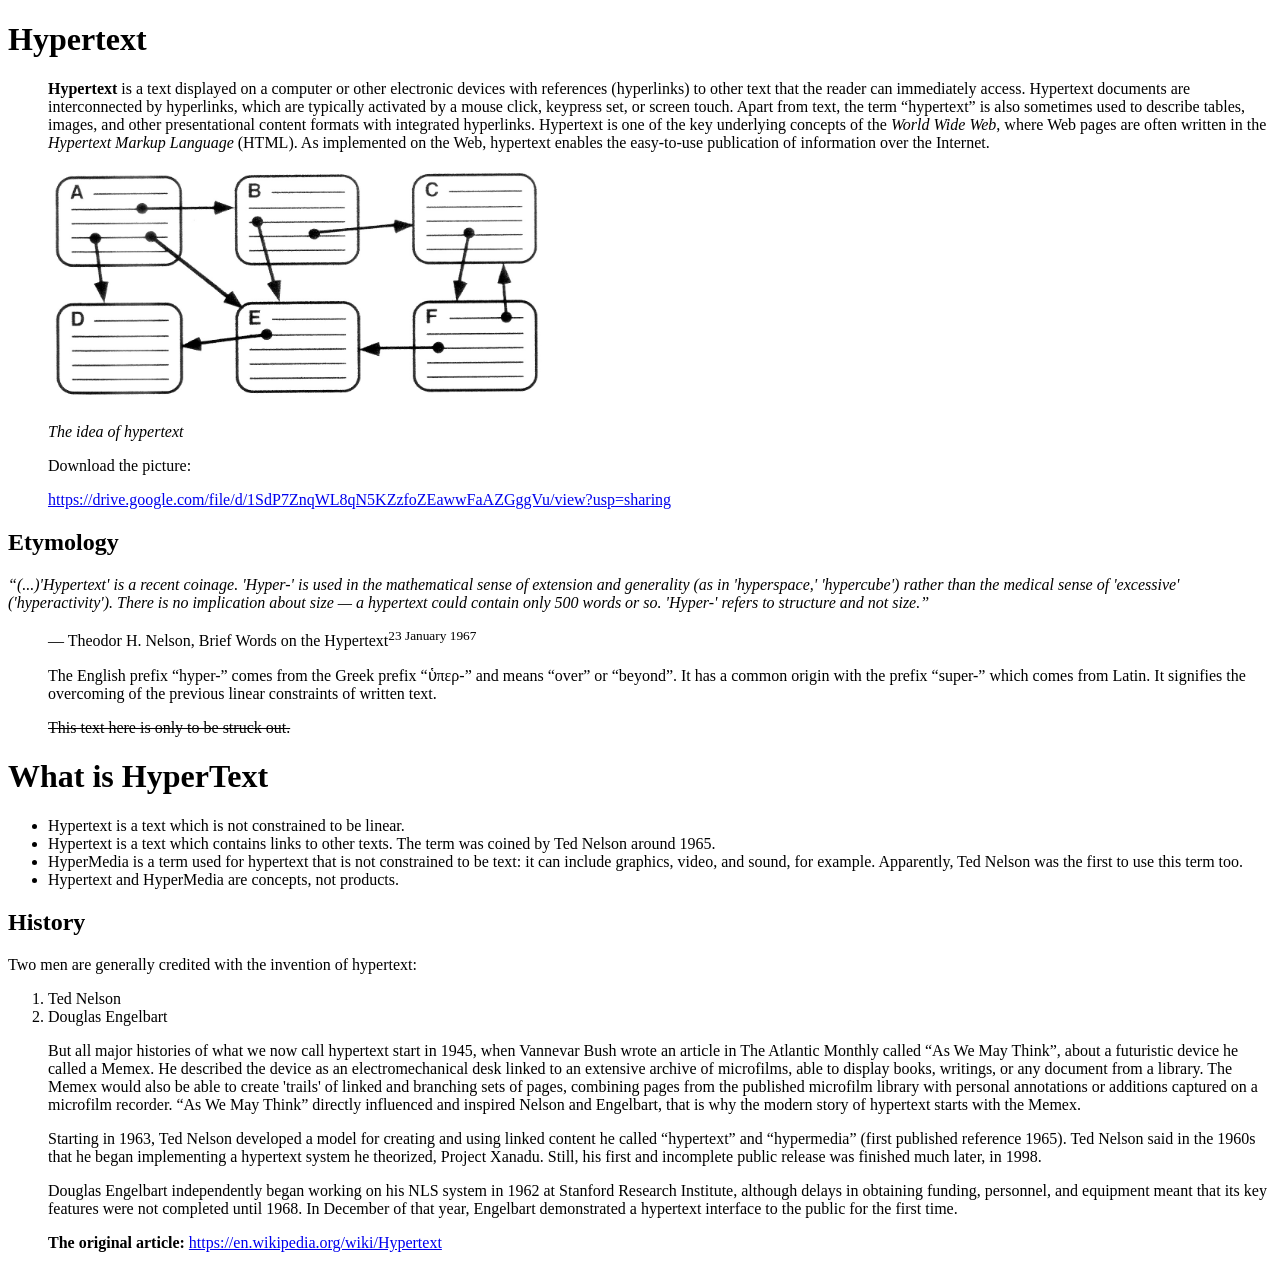
<file: web_less1/index.html>
<!DOCTYPE html>
<html lang="en">
<head>
    <meta charset="UTF-8">
    <title>WEB_Lesson1</title>

</head>
<body>
<h1>Hypertext</h1>
<ul>
    <p1><b>Hypertext</b> is a text displayed on a computer or other electronic devices with references
    (hyperlinks) to other text that the reader can immediately access. Hypertext documents are
    interconnected by hyperlinks, which are typically activated by a mouse click, keypress set, or
    screen touch. Apart from text, the term “hypertext” is also sometimes used to describe tables,
    images, and other presentational content formats with integrated hyperlinks. Hypertext is one of
    the key underlying concepts of the <i>World Wide Web</i>, where Web pages are often written in the
    <i>Hypertext Markup Language</i> (HTML). As implemented on the Web, hypertext enables the
    easy-to-use publication of information over the Internet.</p1>
</ul>
    <figure><img src = 'img/hypertext1.jpg' width = "500"></figure>
    <ul><p1><i>The idea of hypertext</i></p1></ul>
    <ul><p1>Download the picture:</p1></ul>
        <ul><a href="#">https://drive.google.com/file/d/1SdP7ZnqWL8qN5KZzfoZEawwFaAZGggVu/view?usp=sharing</a></ul>
<h2>Etymology</h2>
<p1><i>“(...)'Hypertext' is a recent coinage. 'Hyper-' is used in the mathematical sense of extension and
    generality (as in 'hyperspace,' 'hypercube') rather than the medical sense of 'excessive'
    ('hyperactivity'). There is no implication about size — a hypertext could contain only 500 words
    or so. 'Hyper-' refers to structure and not size.”</i></p1>

<ul><p1>— Theodor H. Nelson, Brief Words on the Hypertext<sup>23 January 1967</sup></p1></ul>

<ul><p1>The English prefix “hyper-” comes from the Greek prefix “ὑπερ-” and means “over” or “beyond”.
    It has a common origin with the prefix “super-” which comes from Latin. It signifies the
    overcoming of the previous linear constraints of written text.</p1></ul>
<ul><p1><s>This text here is only to be struck out.</s></p1></ul>
<h1>What is HyperText</h1>
<ul><li>Hypertext is a text which is not constrained to be linear.</li>
    <li>Hypertext is a text which contains links to other texts. The term was coined by Ted
        Nelson around 1965.</li>
    <li>HyperMedia is a term used for hypertext that is not constrained to be text: it can include
        graphics, video, and sound, for example. Apparently, Ted Nelson was the first to use this
        term too.</li>
    <li>Hypertext and HyperMedia are concepts, not products.</li>
</ul>
<h2>History</h2>
<p1>Two men are generally credited with the invention of hypertext:</p1>
<ol><li>Ted Nelson</li>
    <li>Douglas Engelbart</li>
</ol>
<ul>
    But all major histories of what we now call hypertext start in 1945, when Vannevar Bush wrote
    an article in The Atlantic Monthly called “As We May Think”, about a futuristic device he called a
    Memex. He described the device as an electromechanical desk linked to an extensive archive of
    microfilms, able to display books, writings, or any document from a library. The Memex would
    also be able to create 'trails' of linked and branching sets of pages, combining pages from the
    published microfilm library with personal annotations or additions captured on a microfilm
    recorder. “As We May Think” directly influenced and inspired Nelson and Engelbart, that is why
    the modern story of hypertext starts with the Memex.
</ul>
<ul>
    Starting in 1963, Ted Nelson developed a model for creating and using linked content he called
    “hypertext” and “hypermedia” (first published reference 1965). Ted Nelson said in the 1960s that
    he began implementing a hypertext system he theorized, Project Xanadu. Still, his first and
    incomplete public release was finished much later, in 1998.
</ul>
<ul>
    Douglas Engelbart independently began working on his NLS system in 1962 at Stanford
    Research Institute, although delays in obtaining funding, personnel, and equipment meant that
    its key features were not completed until 1968. In December of that year, Engelbart
    demonstrated a hypertext interface to the public for the first time.
</ul>
<ul><b>The original article:</b>
    <a href="#">https://en.wikipedia.org/wiki/Hypertext</a></ul>
</body>
</html>
</file>
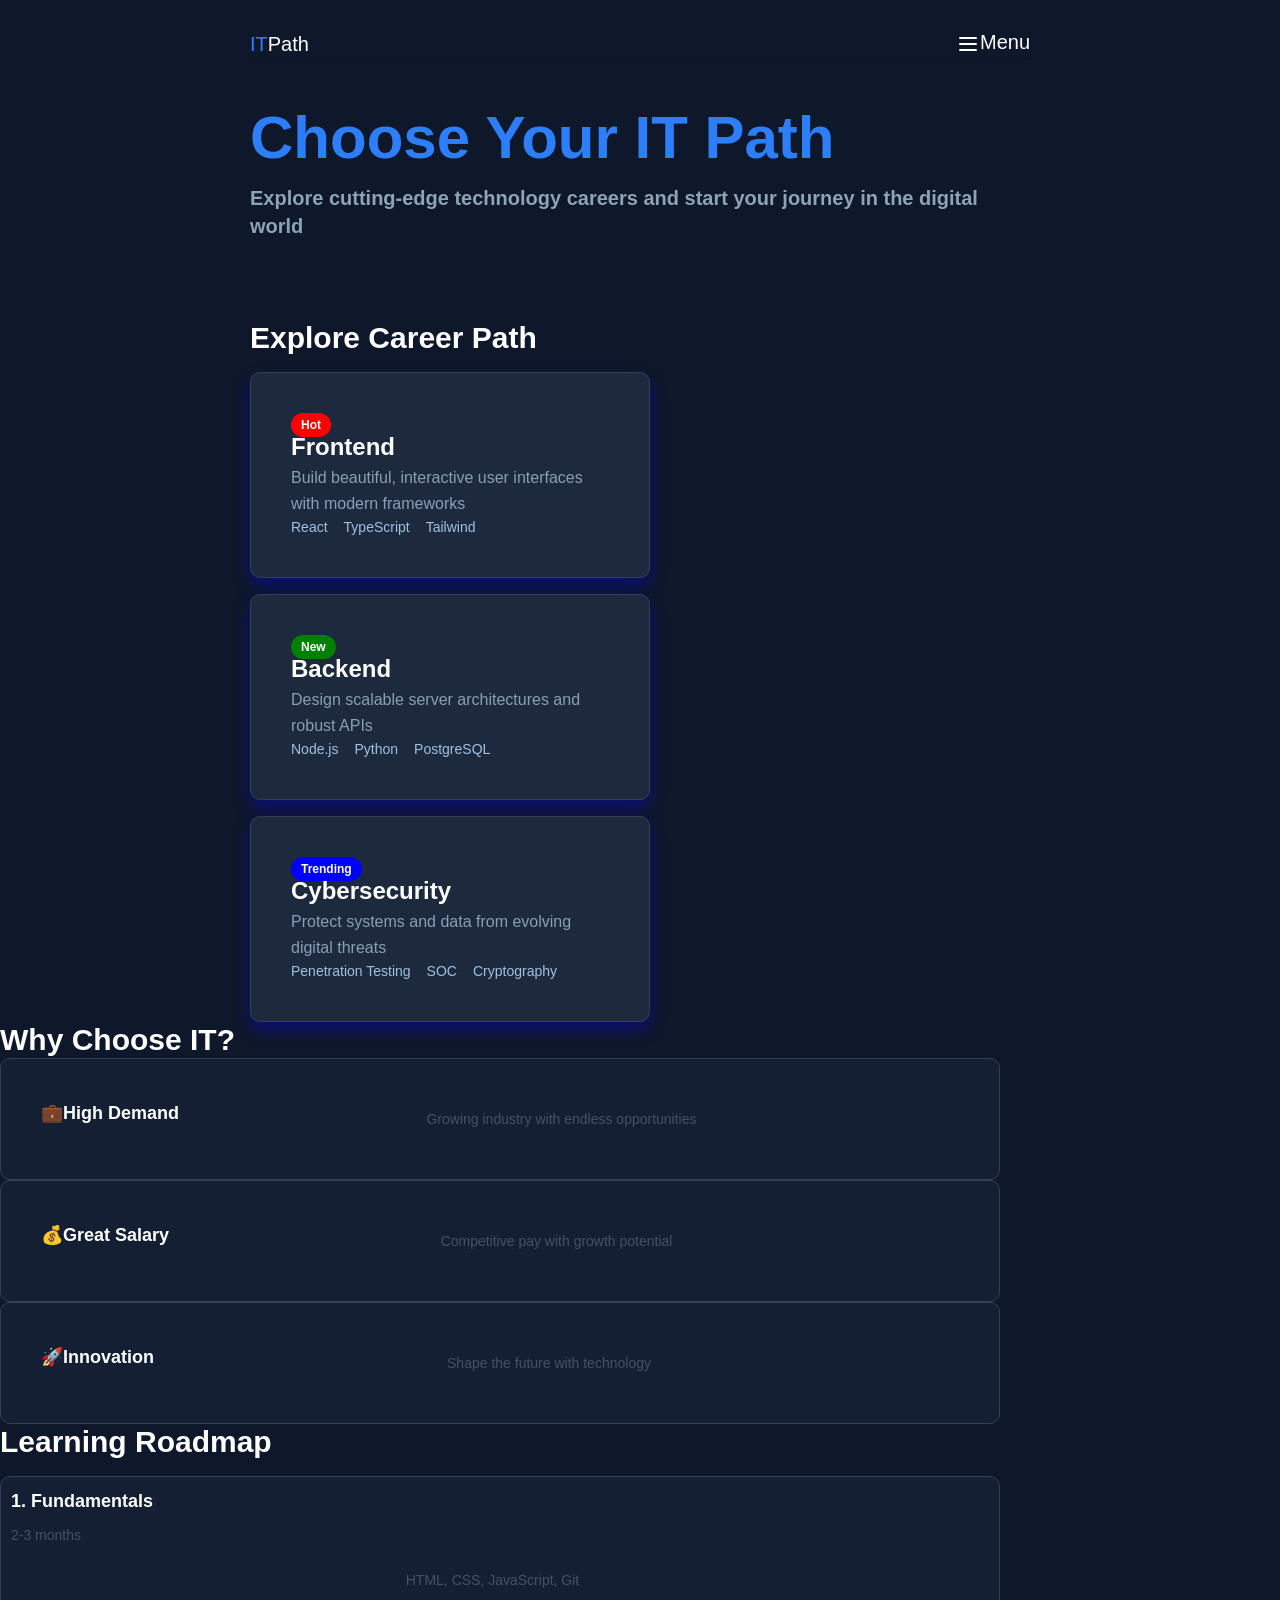
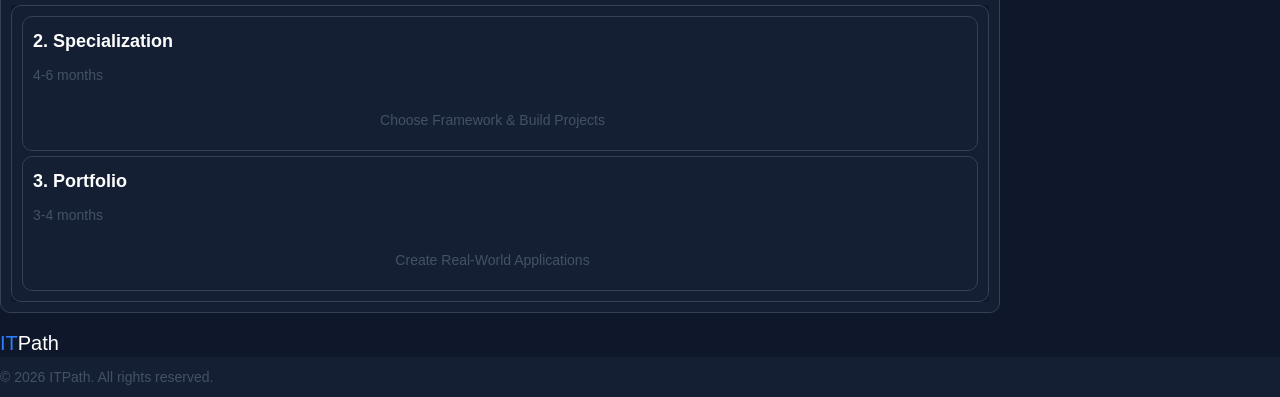
<file: web_less12prak/index.html>
<!DOCTYPE html>
<html lang="en">
<head>
    <link rel="stylesheet" type="text/css" href="style/styles.css">
    <meta charset="UTF-8">
    <title>IT Career Path Landing Page</title>
</head>
<body>
<div class="wrapper">
    <header>

        <nav>
            <div class="logo"><span>IT</span>Path</div>
            <div class="menu">
                <svg xmlns="http://www.w3.org/2000/svg" width="24" height="24" viewBox="0 0 24 24" fill="none" stroke="currentColor" stroke-width="2" stroke-linecap="round" stroke-linejoin="round" class="lucide lucide-menu"><line x1="4" x2="20" y1="12" y2="12"></line><line x1="4" x2="20" y1="6" y2="6"></line><line x1="4" x2="20" y1="18" y2="18"></line></svg>
                <a href="#">Menu</a>
            </div>
        </nav>

    </header>
</div>
<div class="wrapper">
    <main>

        <div class="main-text">
            <h1>Choose Your IT Path</h1>
            <h2>Explore cutting-edge technology careers and start your journey in the digital world</h2>
        </div>
        <div class="work-op">
            <h2>Explore Career Path</h2>
            <section class="web-card">
                    <div class="preview-box">
                        <span class="status-online1">Hot</span>
                    </div>
                    <div class=card-info>
                        <h3>Frontend</h3>
                        <p>Build beautiful, interactive user interfaces with modern frameworks</p>
                        <ul>
                            <li>React</li>
                            <li>TypeScript</li>
                            <li>Tailwind</li>
                        </ul>
                    </div>
                </section>
                <section class="web-card">
                    <div class="preview-box">
                        <span class="status-online2">New</span>
                    </div>
                    <div class=card-info>
                        <h3>Backend</h3>
                        <p>Design scalable server architectures and robust APIs</p>
                        <ul>
                            <li>Node.js</li>
                            <li>Python</li>
                            <li>PostgreSQL</li>
                        </ul>
                    </div>
                </section>
                <section class="web-card">
                    <div class="preview-box">
                        <span class="status-online3">Trending</span>
                    </div>
                    <div class=card-info>
                        <h3>Cybersecurity</h3>
                        <p>Protect systems and data from evolving digital threats</p>
                        <ul>
                            <li>Penetration Testing</li>
                            <li>SOC</li>
                            <li>Cryptography</li>
                        </ul>
                    </div>
                </section>
            </div>
        </div>
        <div class="question">
            <h2>Why Choose IT?</h2>
            <div class="question-cards">
                <section class="question-card">
                    <h3>💼</h3>
                    <h3>High Demand</h3>
                    <p>Growing industry with endless opportunities</p>
                </section>
                <section class="question-card">
                    <h3>💰</h3>
                    <h3>Great Salary</h3>
                    <p>Competitive pay with growth potential</p>
                </section>
                <section class="question-card">
                    <h3>🚀</h3>
                    <h3>Innovation</h3>
                    <p>Shape the future with technology</p>
                </section>

            </div>
            <div class="roadmap">
                <h2>Learning Roadmap</h2>
                <div class="list">
                    <div class="list-card">
                        <div class="card-flex">
                            <h3>1. Fundamentals</h3>
                            <p class="month">2-3 months</p>
                        </div>
                        <p class="paths">HTML, CSS, JavaScript, Git</p>
                <div class="list">
                    <div class="list-card">
                        <section class="list-card">
                        <div class="card-flex">
                            <h3>2. Specialization</h3>
                            <p class="month">4-6 months</p>
                        </div>
                        <p class="paths">Choose Framework & Build Projects</p>
                        </section>
                        <div class="list-card">
                            <div class="card-flex">
                                <h3>3. Portfolio</h3>
                                <p class="month">3-4 months</p>
                            </div>
                            <p class="themes">Create Real-World Applications</p>
                        </div>
                    </div>
                </div>
                    </div>
                    </main>
                </div>
                <div class="footer-content">
                <footer>
                    <div class="logo"><span>IT</span>Path</div>
                    <p>© 2026 ITPath. All rights reserved.</p>
                </footer>
                </div>
        </body>
</html>
</file>
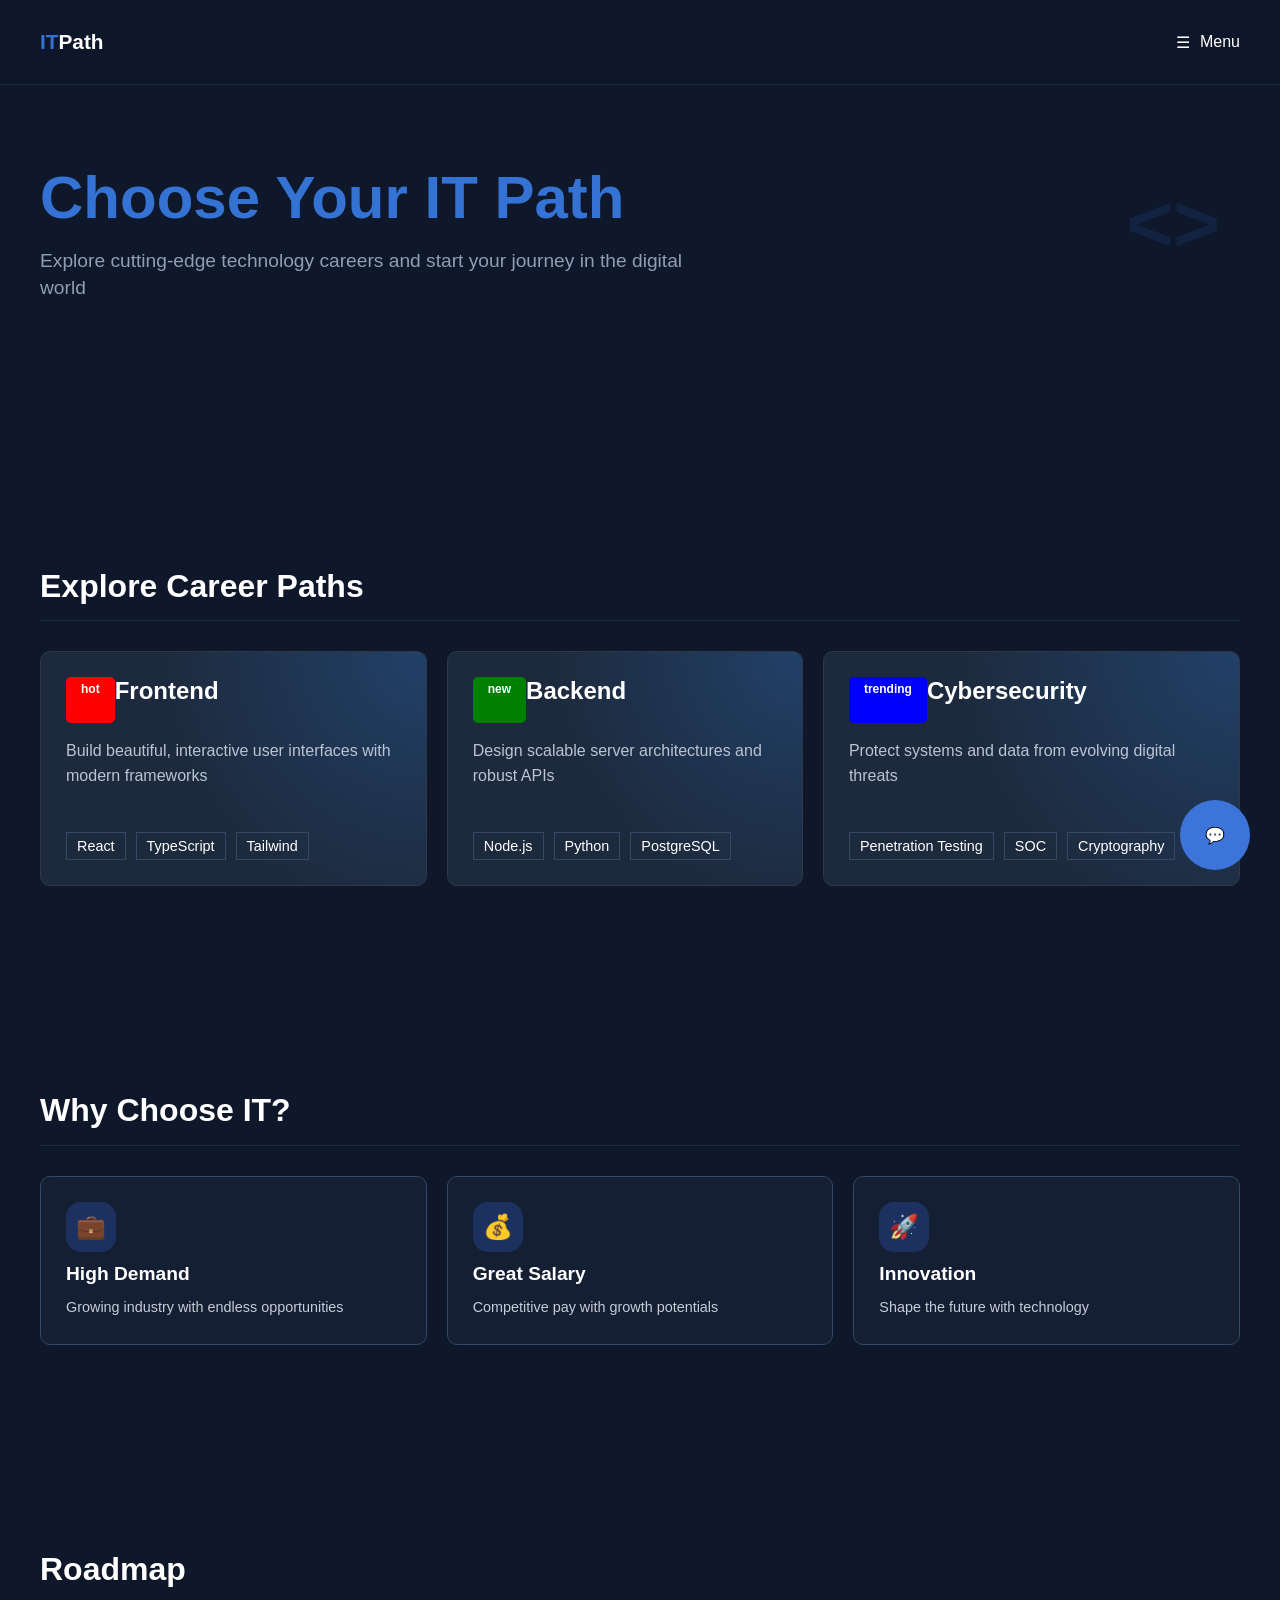
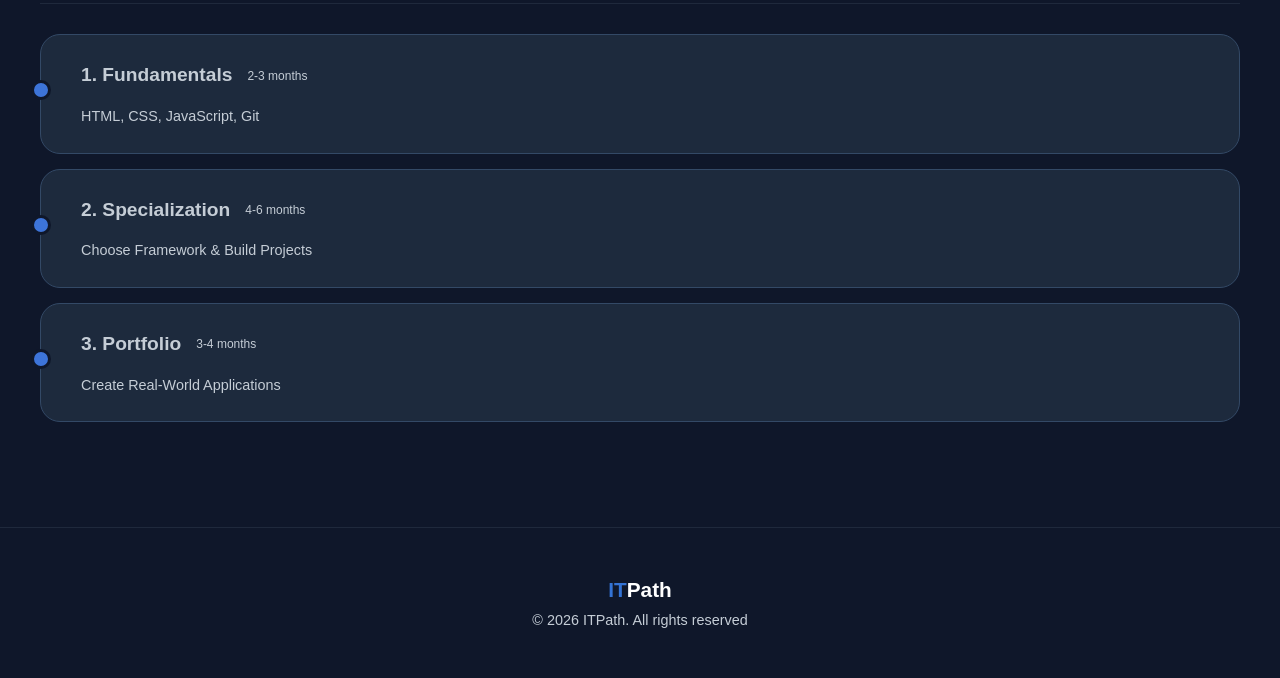
<file: web_less13/index.html>
<!DOCTYPE html>
<html lang="en">
<head>
    <link rel="stylesheet" type="text/css" href="styles/styles.css">
    <meta charset="UTF-8">
    <title>ITPath</title>
</head>
<body>
<header>
    <div class="wrapper header-content">
        <div class="logo"><span>IT</span>Path</div>
        <nav class="menu">
            <span class="menu-icon">☰</span>
            <span>Menu</span>
        </nav>
    </div>
</header>
`<main>
    <section class="hero-section">
        <div class="wrapper hero-content">
            <article class="hero-text">
                <h1>Choose Your IT Path</h1>
                <p>Explore cutting-edge technology careers and start your journey in the digital world</p>
            </article>
            <div class="code-icon">
                &lt;&gt;
            </div>
        </div>
    </section>
    <section class="career-section">
        <div class="wrapper">
            <h2 class="section-title">Explore Career Paths</h2>
            <div class="card-list">
                <article class="career-card">
                    <span class="badge-red badge">hot</span>
                    <h2>Frontend</h2>
                    <p>Build beautiful, interactive user interfaces with modern frameworks</p>
                    <div class="tags">
                        <span>React</span>
                        <span>TypeScript</span>
                        <span>Tailwind</span>
                    </div>
                </article>
                <article class="career-card">
                    <span class="badge-green badge">new</span>
                    <h2>Backend</h2>
                    <p>Design scalable server architectures and robust APIs</p>
                    <div class="tags">
                        <span>Node.js</span>
                        <span>Python</span>
                        <span>PostgreSQL</span>
                    </div>
                </article>
                <article class="career-card">
                    <span class="badge-blue badge">trending</span>
                    <h2>Cybersecurity</h2>
                    <p>Protect systems and data from evolving digital threats</p>
                    <div class="tags">
                        <span>Penetration Testing</span>
                        <span>SOC</span>
                        <span>Cryptography</span>
                    </div>
                </article>
            </div>
        </div>
    </section>
    <section class="benefits-section">
        <div class="wrapper">
            <h2 class="section-title">Why Choose IT?</h2>
            <div class="benefits-cards">
                <article class="benefit-card">
                    <div class="benefit-icon">💼</div>
                    <h3>High Demand</h3>
                    <p>Growing industry with endless opportunities</p>
                </article>
                <article class="benefit-card">
                    <div class="benefit-icon">💰</div>
                    <h3>Great Salary</h3>
                    <p>Competitive pay with growth potentials</p>
                </article>
                <article class="benefit-card">
                    <div class="benefit-icon">🚀</div>
                    <h3>Innovation</h3>
                    <p>Shape the future with technology</p>
                </article>
            </div>

        </div>
    </section>
    <section class="roadmap-section">
        <div class="wrapper">
            <h2 class="section-title">Roadmap</h2>
            <div class="roadmap-list">
                <article class="roadmap-card">
                    <span class="roadmap-circle"></span>
                    <div class="roadmap-content">
                        <div class="roadmap-head">
                            <h3>1. Fundamentals</h3>
                            <span>2-3 months</span>
                        </div>
                        <p>HTML, CSS, JavaScript, Git</p>
                    </div>
                </article>
                <article class="roadmap-card">
                    <span class="roadmap-circle"></span>
                    <div class="roadmap-content">
                        <div class="roadmap-head">
                            <h3>2. Specialization</h3>
                            <span>4-6 months</span>
                        </div>
                        <p>Choose Framework & Build Projects</p>
                    </div>
                </article>
                <article class="roadmap-card">
                    <span class="roadmap-circle"></span>
                    <div class="roadmap-content">
                        <div class="roadmap-head">
                            <h3>3. Portfolio</h3>
                            <span>3-4 months</span>
                        </div>
                        <p>Create Real-World Applications</p>
                    </div>
                </article>
            </div>
        </div>
    </section>
</main>
<footer>
    <div class="logo"><span>IT</span>Path</div>
    <p>&copy; 2026 ITPath. All rights reserved</p>
</footer>
<a href="#" class="chat-button">💬</a>
</body>
</html>
</file>
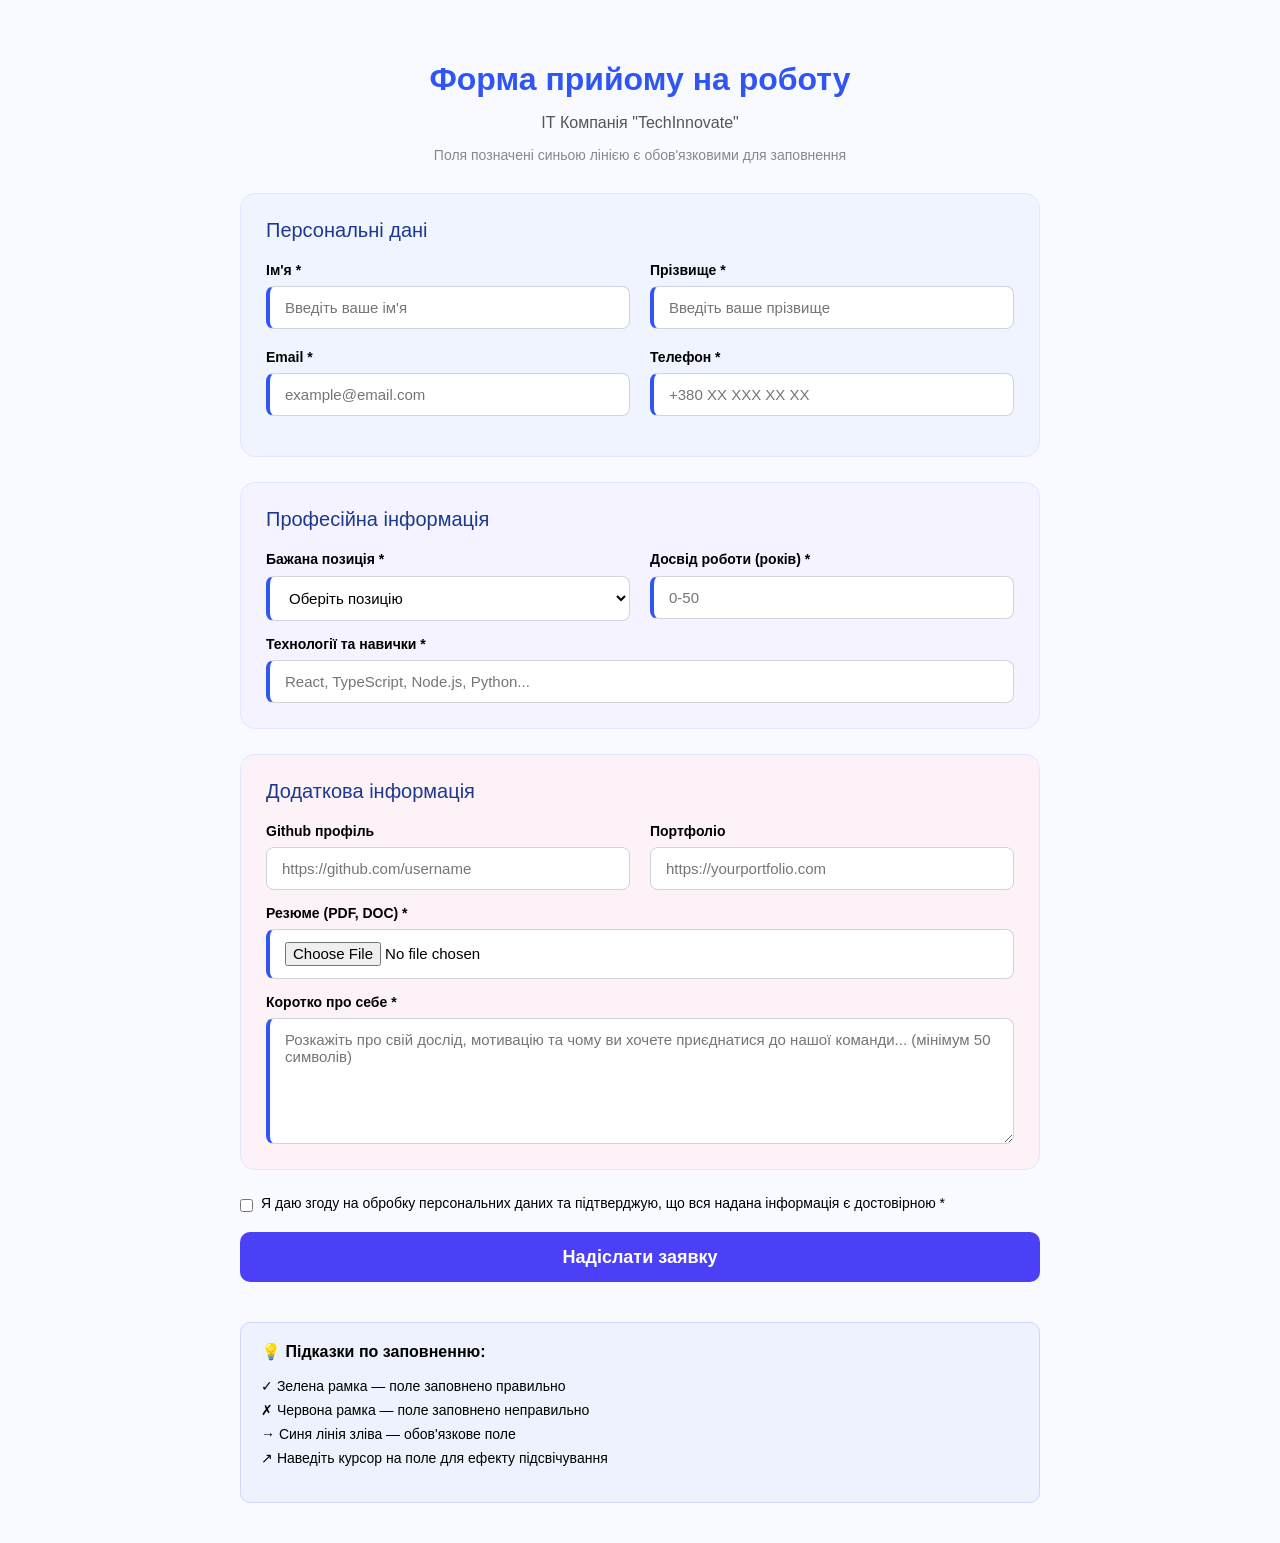
<file: web_less15forms/index.html>
<!DOCTYPE html>
<html lang="uk">
<head>
    <meta charset="UTF-8">
    <meta name="viewport" content="width=device-width, initial-scale=1.0">
    <title>Job Application Form</title>
    <link rel="stylesheet" href="style/normaliser.css">
    <link rel="stylesheet" href="style/style.css">
</head>
<body>
<div class="main-wrapper">
    <header>
        <h1>Форма прийому на роботу</h1>
        <p class="subtitle">ІТ Компанія "TechInnovate"</p>
        <p class="hint">Поля позначені синьою лінією є обов'язковими для заповнення</p>
    </header>

    <main>
        <form action="#">
            <section class="form-section personal-data">
                <h2>Персональні дані</h2>
                <div class="grid-container">
                    <label>Ім'я * <input type="text" name="name" placeholder="Введіть ваше ім'я" required></label>
                    <label>Прізвище * <input type="text" name="surname" placeholder="Введіть ваше прізвище" required></label>
                    <label>Email * <input type="email" name="email" placeholder="example@email.com" required></label>
                    <label>Телефон * <input type="tel" name="telephone" placeholder="+380 XX XXX XX XX" required></label>
                </div>
            </section>

            <section class="form-section professional-info">
                <h2>Професійна інформація</h2>
                <div class="grid-container">
                    <label>Бажана позиція *
                        <select name="position" required>
                            <option value="">Оберіть позицію</option>
                            <option value="frontend">Frontend developer</option>
                            <option value="backend">Backend developer</option>
                            <option value="fullstack">Full stack developer</option>
                            <option value="devops">DevOps Engineer</option>
                            <option value="qa">QA Engineer</option>
                            <option value="ui/ux">UI/UX Designer</option>
                            <option value="mobile">Mobile Developer</option>
                            <option value="data">Data Scientist</option>
                        </select>
                    </label>
                    <label>Досвід роботи (років) *
                        <input type="number" name="time_worked" placeholder="0-50" min="0" max="50" required>
                    </label>
                </div>
                <label class="full-width">Технології та навички *
                    <input type="text" name="technologies" placeholder="React, TypeScript, Node.js, Python..." required>
                </label>
            </section>

            <section class="form-section additional-info">
                <h2>Додаткова інформація</h2>
                <div class="grid-container">
                    <label>Github профіль <input type="url" name="git" placeholder="https://github.com/username"></label>
                    <label>Портфоліо <input type="url" name="portfolio" placeholder="https://yourportfolio.com"></label>
                </div>
                <label class="full-width">Резюме (PDF, DOC) *
                    <input type="file" name="file" required class="file-input">
                </label>
                <label class="full-width">Коротко про себе *
                    <textarea name="info" placeholder="Розкажіть про свій дослід, мотивацію та чому ви хочете приєднатися до нашої команди... (мінімум 50 символів)" minlength="50" required></textarea>
                </label>
            </section>

            <div class="consent-container">
                <label class="checkbox-label">
                    <input type="checkbox" name="personal_data" required>
                    <span>Я даю згоду на обробку персональних даних та підтверджую, що вся надана інформація є достовірною *</span>
                </label>
            </div>

            <button type="submit" class="submit-btn">Надіслати заявку</button>
        </form>
    </main>

    <footer>
        <div class="tips-box">
            <h3>💡 Підказки по заповненню:</h3>
            <ul>
                <li><span>✓</span> Зелена рамка — поле заповнено правильно</li>
                <li><span>✗</span> Червона рамка — поле заповнено неправильно</li>
                <li><span>→</span> Синя лінія зліва — обов'язкове поле</li>
                <li><span>↗</span> Наведіть курсор на поле для ефекту підсвічування</li>
            </ul>
        </div>
    </footer>
</div>
</body>
</html>
</file>
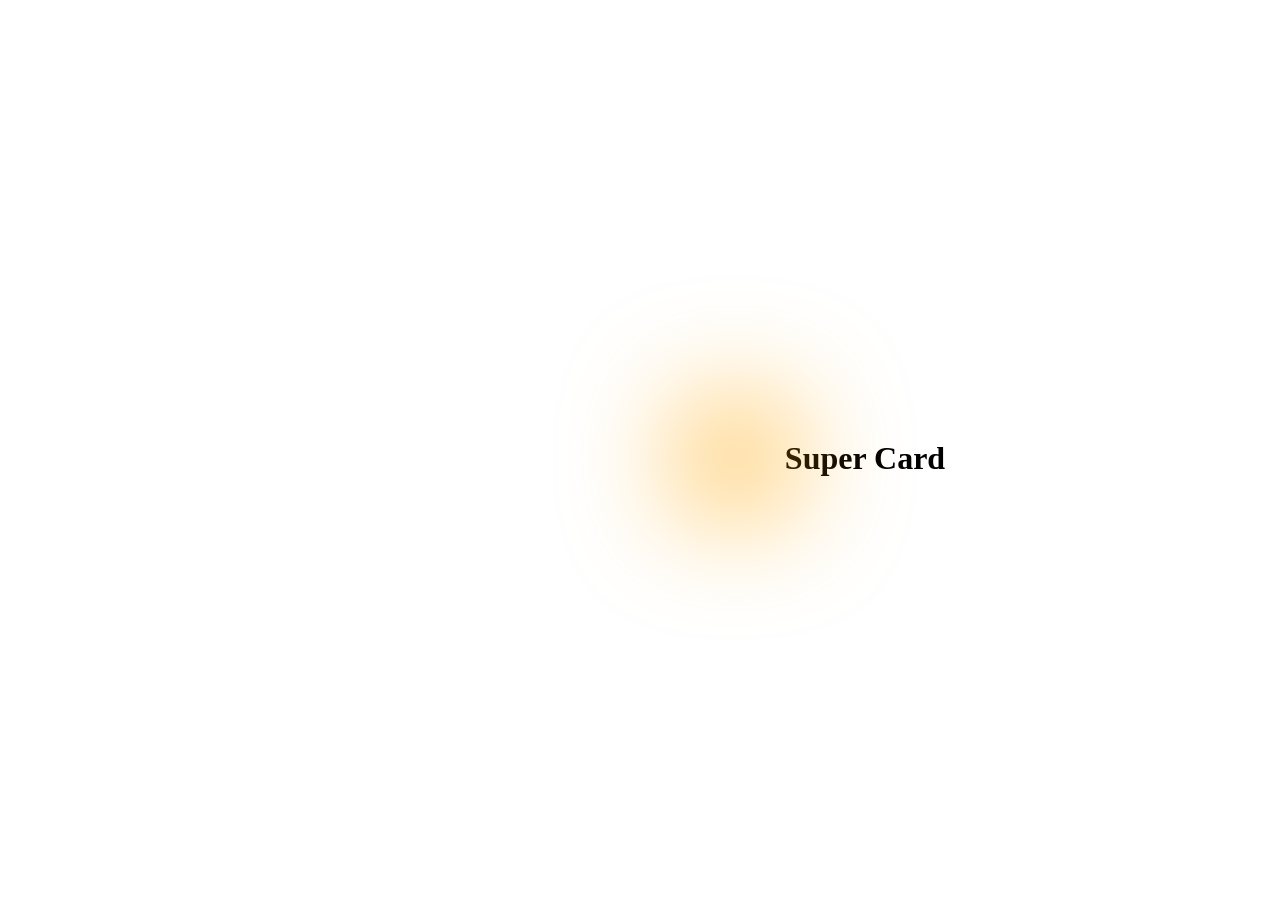
<file: web_less16/index.html>
<!DOCTYPE html>
<html lang="en">
<head>
    <meta charset="UTF-8">
    <title>Title</title>
    <link href="style/style.css" rel="stylesheet" type="text/css">
</head>
<body>

<!--<div class="card"></div>-->

<!--<button>Click</button>-->

<div class="card"></div>
    <div class="ray"></div>
    <h1>Super Card</h1>

</body>
</html>
</file>
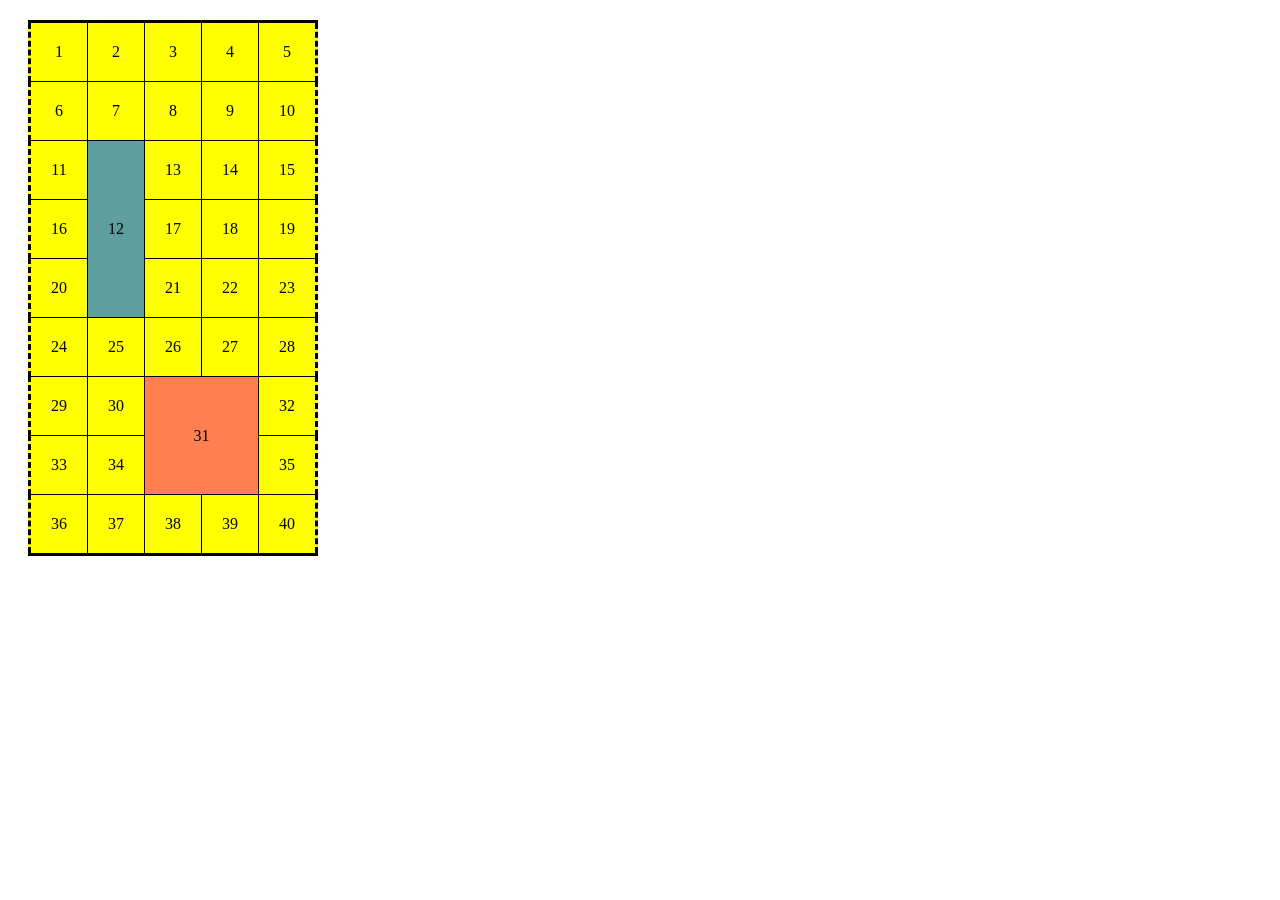
<file: web_less3/index.html>
<!DOCTYPE html>
<html lang="en">
<head>
    <link rel="stylesheet" href="style/style.css">
    <meta charset="UTF-8">
    <title>Title</title>
</head>
<body>
<table>
    <tr>
        <td>1</td>
        <td>2</td>
        <td>3</td>
        <td>4</td>
        <td>5</td>
    </tr>
    <tr>
        <td>6</td>
        <td>7</td>
        <td>8</td>
        <td>9</td>
        <td>10</td>
    </tr>
    <tr>
        <td>11</td>
        <td rowspan="3" bgcolor="#5f9ea0">12</td>
        <td>13</td>
        <td>14</td>
        <td>15</td>
    </tr>
    <tr>
        <td>16</td>
        <td>17</td>
        <td>18</td>
        <td>19</td>
    </tr>
    <tr>
        <td>20</td>
        <td>21</td>
        <td>22</td>
        <td>23</td>
    </tr>
    <tr>
        <td>24</td>
        <td>25</td>
        <td>26</td>
        <td>27</td>
        <td>28</td>
    </tr>
    <tr>
        <td>29</td>
        <td>30</td>
        <td rowspan="2" colspan="2" bgcolor="#ff7f50">31</td>
        <td>32</td>
    </tr>
    <tr>
        <td>33</td>
        <td>34</td>
        <td>35</td>
    </tr>
    <tr>
        <td>36</td>
        <td>37</td>
        <td>38</td>
        <td>39</td>
        <td>40</td>
    </tr>
</table>
</body>
</html>
</file>
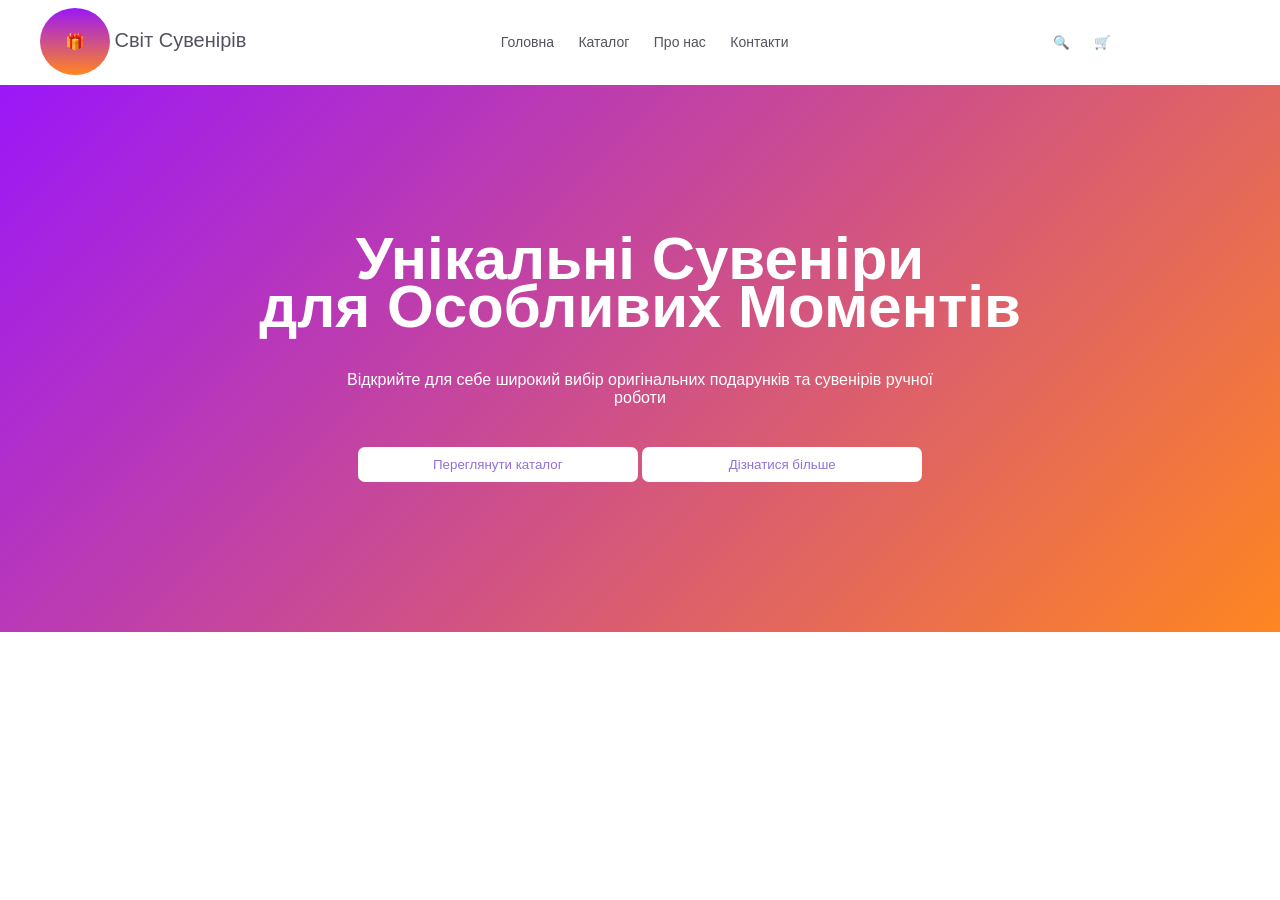
<file: web_less6/index.html>
<!DOCTYPE html>
<html lang="en">
<head>
    <meta charset="UTF-8">
    <title>Світ Сувенірів</title>
    <link rel="stylesheet" type="text/css" href="style/style.css">
</head>
<body>
<header>
    <div class="wrapper">
        <div class="logo">
            <a href="index.html">
                <span class="logo-img">🎁</span>
                <span class="logo-text">Світ Сувенірів</span>
            </a>
        </div>
        <nav>
            <ul>
                <li><a href="#">Головна</a></li>
                <li><a href="#">Каталог</a></li>
                <li><a href="#">Про нас</a></li>
                <li><a href="#">Контакти</a></li>
            </ul>
        </nav>
        <div class="header-button">
            <button>🔍</button>
            <button>🛒</button>
        </div>
    </div>
</header>
<main>
    <div class="wrapper">
        <section class="main-top">
            <h1>Унікальні Сувеніри<br> для Особливих Моментів</h1>
            <p>Відкрийте для себе широкий вибір оригінальних подарунків та сувенірів ручної<br> роботи</p>
        </section>

        <section class="main-bottom">
            <button>Переглянути каталог</button>
            <button>Дізнатися більше</button>
        </section>
    </div>
</main>

</body>
</html>
</file>
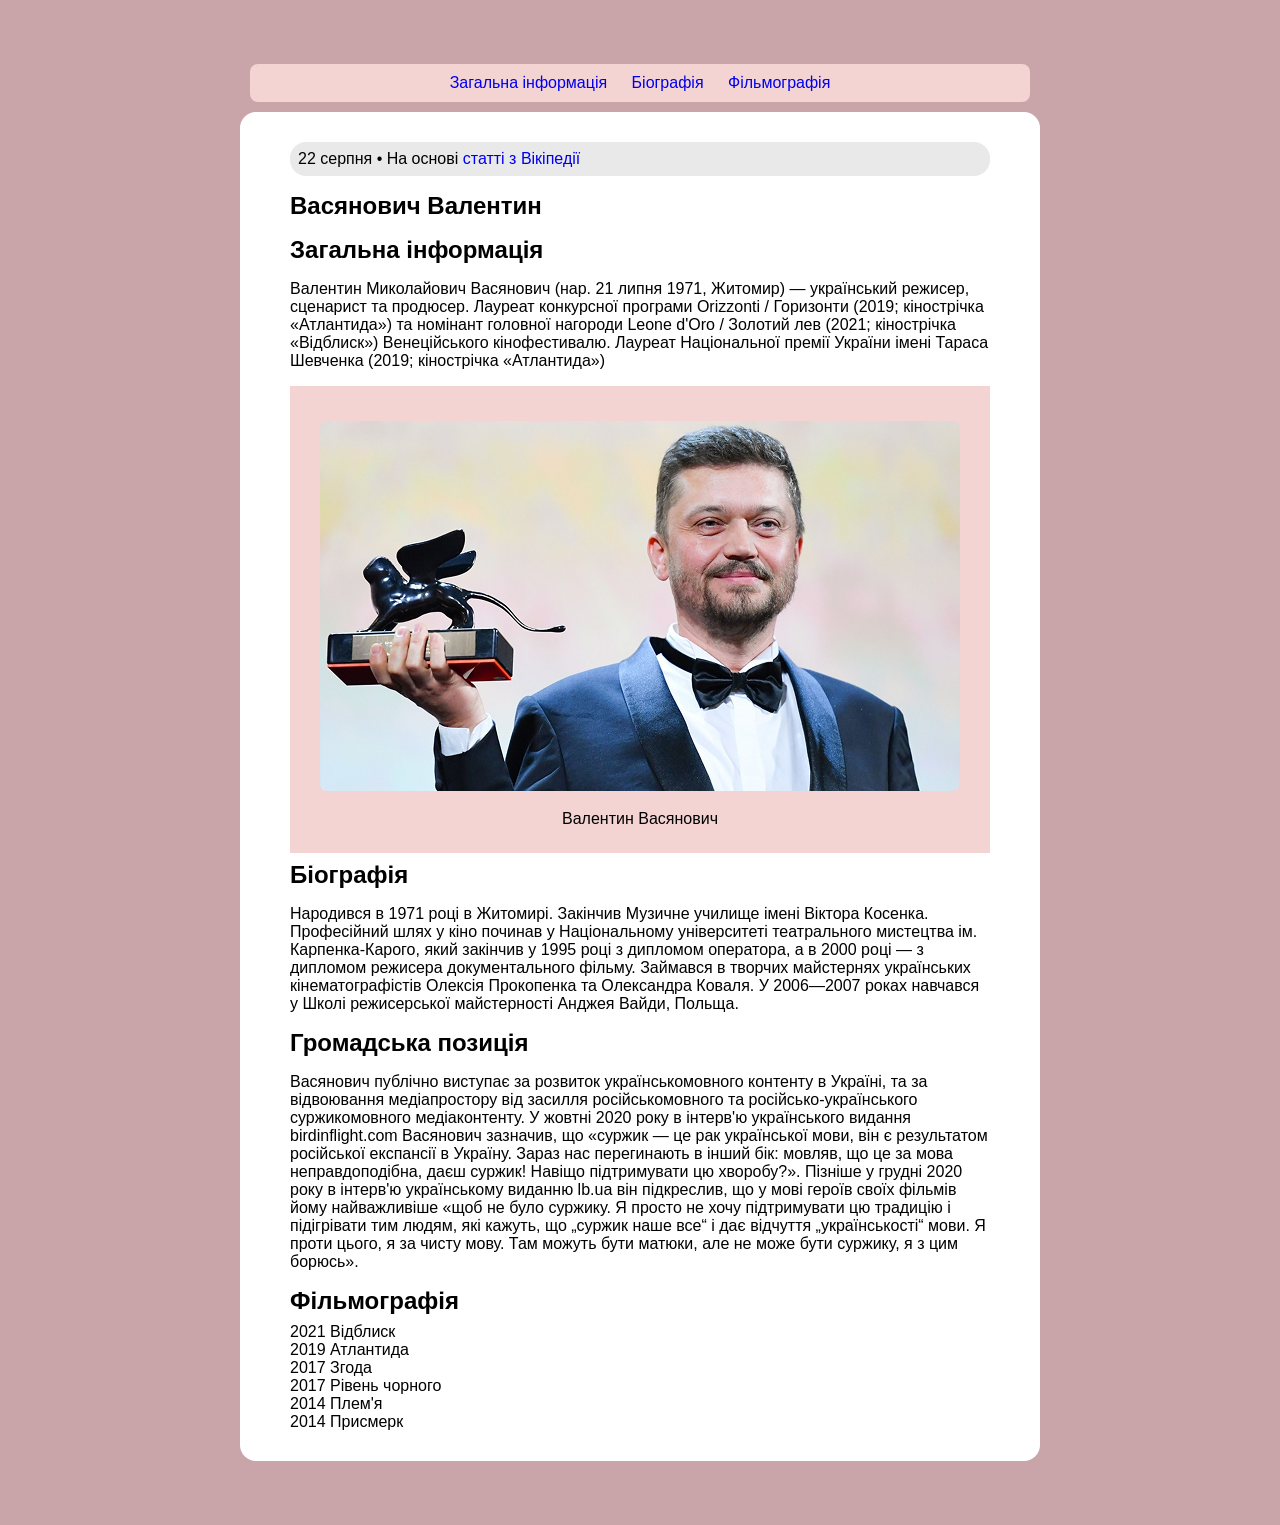
<file: web_less7/index.html>
<!DOCTYPE html>
<html lang="en">
<head>
    <meta charset="UTF-8">
    <title>Васяночив Валентин</title>
    <link rel="stylesheet" type="text/css" href="style/style.css">
</head>
<body>
<div class="wrapper">
    <nav>
        <ul>
            <li><a href="#">Загальна інформація</a></li>
            <li><a href="#">Біографія</a></li>
            <li><a href="#">Фільмографія</a></li>
        </ul>
    </nav>
    <section>
        <div class="arct">
            <span>22 серпня </span><span>&bull;</span><span> На основі <a href="#">статті з Вікіпедії</a></span>
        </div>
        <div>
            <h1>Васянович Валентин</h1>
        </div>
        <div>
            <h2>Загальна інформація</h2>
            <p>Валентин Миколайович Васянович (нар. 21 липня 1971, Житомир) — український режисер, сценарист та продюсер. Лауреат конкурсної програми Orizzonti / Горизонти (2019; кінострічка «Атлантида») та номінант головної нагороди Leone d'Oro / Золотий лев (2021; кінострічка «Відблиск») Венеційського кінофестивалю. Лауреат Національної премії України імені Тараса Шевченка (2019; кінострічка «Атлантида»)</p>
        </div>
        <div class="images">
            <figure>
                <img src="img/image1(1).png" alt="HTML" width="500">
                <figcaption>Валентин Васянович</figcaption>
            </figure>
        </div>
        <div>
            <h2>Біографія</h2>
            <p>Народився в 1971 році в Житомирі. Закінчив Музичне училище імені Віктора Косенка. Професійний шлях у кіно починав у Національному університеті театрального мистецтва ім. Карпенка-Карого, який закінчив у 1995 році з дипломом оператора, а в 2000 році — з дипломом режисера документального фільму. Займався в творчих майстернях українських кінематографістів Олексія Прокопенка та Олександра Коваля.
                У 2006—2007 роках навчався у Школі режисерської майстерності Анджея Вайди, Польща.</p>
        </div>
        <div>
            <h2>Громадська позиція</h2>
            <p>Васянович публічно виступає за розвиток українськомовного контенту в Україні, та за відвоювання медіапростору від засилля російськомовного та російсько-українського суржикомовного медіаконтенту. У жовтні 2020 року в інтерв'ю українського видання birdinflight.com Васянович зазначив, що «суржик — це рак української мови, він є результатом російської експансії в Україну. Зараз нас перегинають в інший бік: мовляв, що це за мова неправдоподібна, даєш суржик! Навіщо підтримувати цю хворобу?». Пізніше у грудні 2020 року в інтерв'ю українському виданню lb.ua він підкреслив, що у мові героїв своїх фільмів йому найважливіше «щоб не було суржику. Я просто не хочу підтримувати цю традицію і підігрівати тим людям, які кажуть, що „суржик наше все“ і дає відчуття „українськості“ мови. Я проти цього, я за чисту мову. Там можуть бути матюки, але не може бути суржику, я з цим борюсь».</p>
        </div>
        <div>
            <h2>Фільмографія</h2>
            <ol><li>2021 Відблиск</li>
                <li>2019 Атлантида</li>
                <li>2017 Згода</li>
                <li>2017 Рівень чорного</li>
                <li>2014 Плем'я</li>
                <li>2014 Присмерк</li>
            </ol>
        </div>
    </section>
</div>

</body>
</html>
</file>
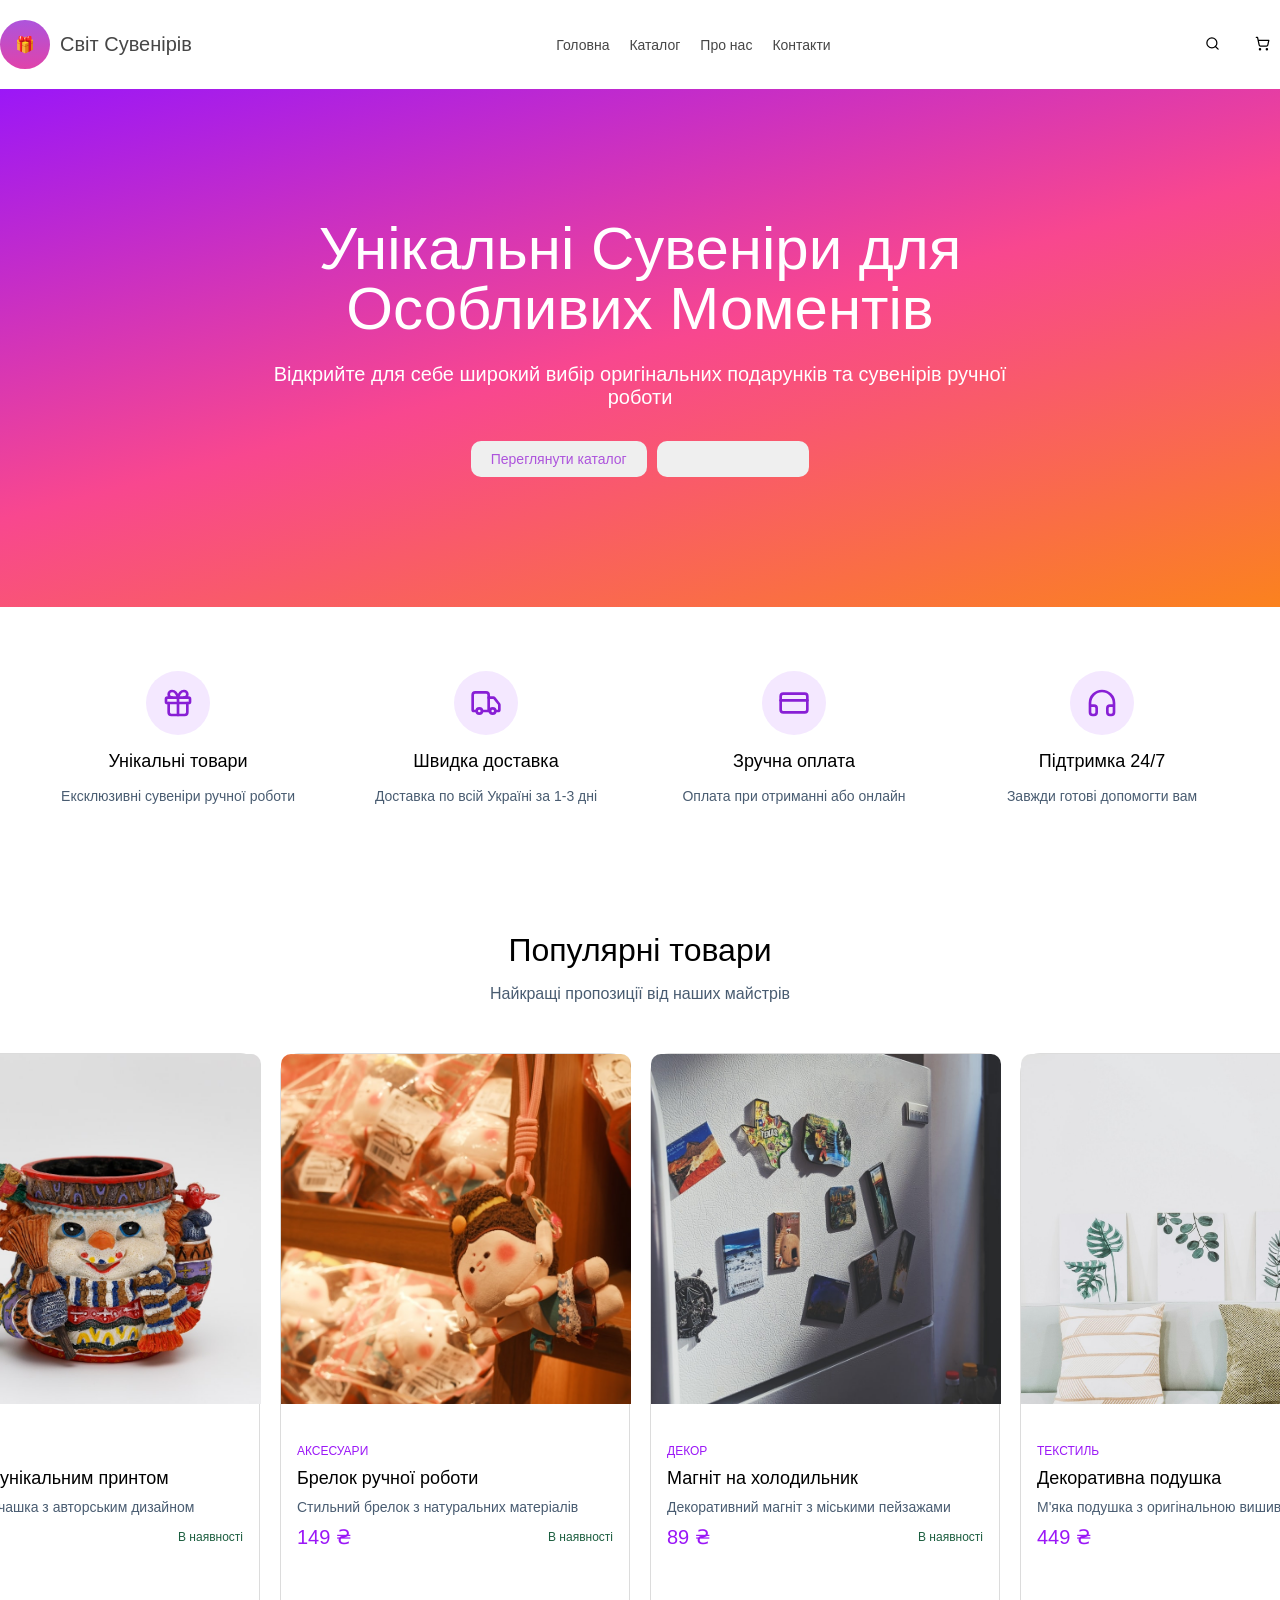
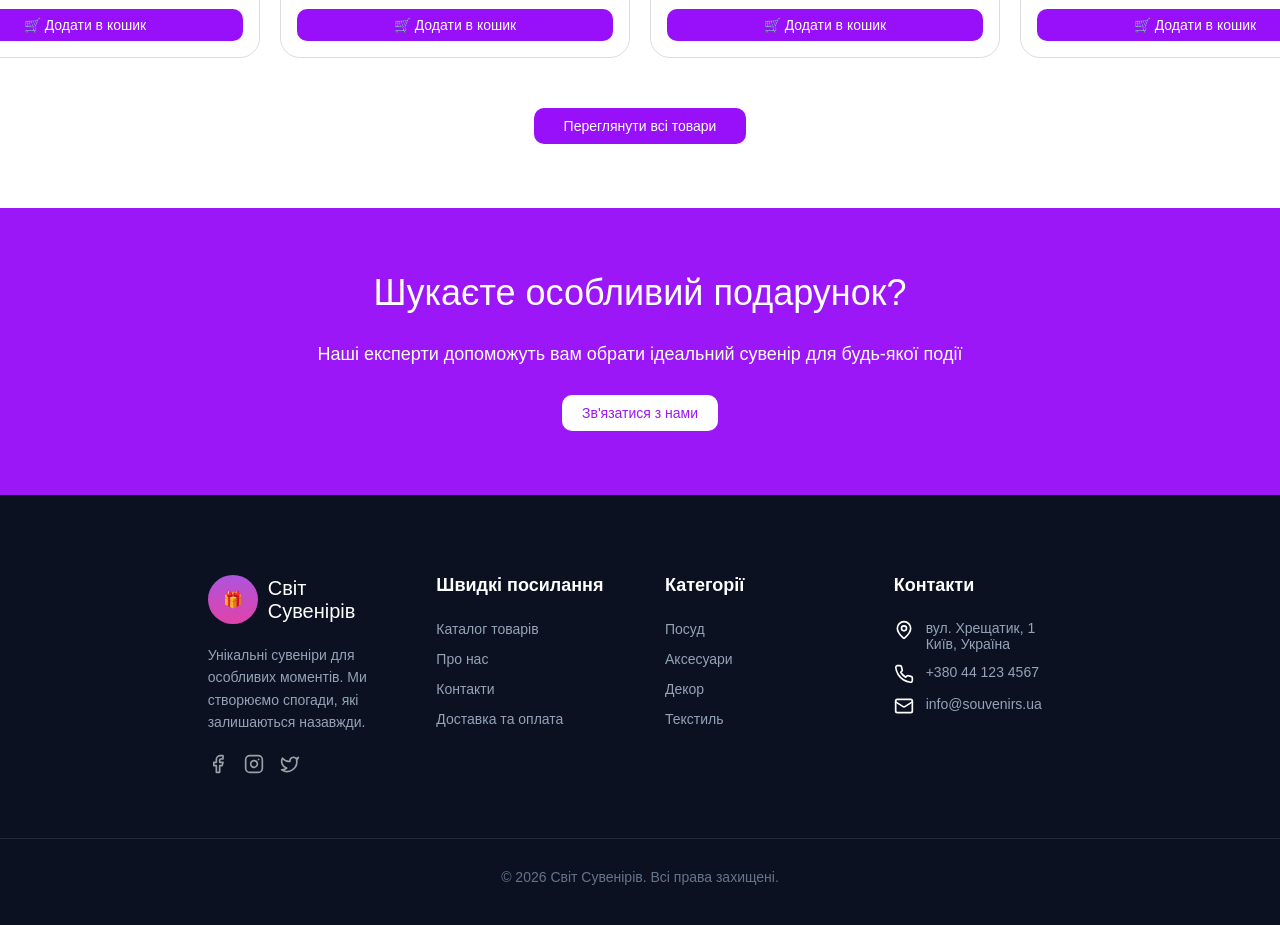
<file: web_less8/index.html>
<!DOCTYPE html>
<html lang="en">
<head>
  <meta charset="UTF-8">
  <link href="style/style.css" type="text/css" rel="stylesheet">
  <title>Світ Сувенірів</title>
</head>
<body>
<header>
  <div class="header-top wrapper">
    <div class="logo">
      <span class="logo-img">🎁</span>
      <span class="logo-text">Світ Сувенірів</span>
    </div>
    <nav class="nav">
      <ul>
        <li><a href="#">Головна</a></li>
        <li><a href="#">Каталог</a></li>
        <li><a href="#">Про нас</a></li>
        <li><a href="#">Контакти</a></li>
      </ul>
    </nav>
    <div class="header-button">
      <button><svg xmlns="http://www.w3.org/2000/svg" width="15" height="15" viewBox="0 0 24 24" fill="none" stroke="currentColor" stroke-width="2" stroke-linecap="round" stroke-linejoin="round" class="lucide lucide-search h-5 w-5"><circle cx="11" cy="11" r="8"></circle><path d="m21 21-4.3-4.3"></path></svg></button>
      <button><svg xmlns="http://www.w3.org/2000/svg" width="15" height="15" viewBox="0 0 24 24" fill="none" stroke="currentColor" stroke-width="2" stroke-linecap="round" stroke-linejoin="round" class="lucide lucide-shopping-cart h-5 w-5"><circle cx="8" cy="21" r="1"></circle><circle cx="19" cy="21" r="1"></circle><path d="M2.05 2.05h2l2.66 12.42a2 2 0 0 0 2 1.58h9.78a2 2 0 0 0 1.95-1.57l1.65-7.43H5.12"></path></svg></button>
    </div>
  </div>
  <div class="header-bottom">
    <div class="header-bottom-text">
      <h1>Унікальні Сувеніри для Особливих Моментів</h1>
      <p>Відкрийте для себе широкий вибір оригінальних подарунків та сувенірів ручної роботи</p>
    </div>
    <div class="header-bottom-button">
      <button>Переглянути каталог</button>
      <button id="btn-hover">Дізнатися більше</button>
    </div>
  </div>
</header>
<main>
  <section class="preference">
    <article class="preference-card">
      <span><svg xmlns="http://www.w3.org/2000/svg" width="32" height="32" viewBox="0 0 24 24" fill="none" stroke="currentColor" stroke-width="2" stroke-linecap="round" stroke-linejoin="round" class="lucide lucide-gift"><rect x="3" y="8" width="18" height="4" rx="1"></rect><path d="M12 8v13"></path><path d="M19 12v7a2 2 0 0 1-2 2H7a2 2 0 0 1-2-2v-7"></path><path d="M7.5 8a2.5 2.5 0 0 1 0-5A4.8 8 0 0 1 12 8a4.8 8 0 0 1 4.5-5 2.5 2.5 0 0 1 0 5"></path></svg></span>
      <h3>Унікальні товари</h3>
      <p>Ексклюзивні сувеніри ручної роботи</p>
    </article>
    <article class="preference-card">
      <span><svg xmlns="http://www.w3.org/2000/svg" width="32" height="32" viewBox="0 0 24 24" fill="none" stroke="currentColor" stroke-width="2" stroke-linecap="round" stroke-linejoin="round" class="lucide lucide-truck"><path d="M14 18V6a2 2 0 0 0-2-2H4a2 2 0 0 0-2 2v11a1 1 0 0 0 1 1h2"></path><path d="M15 18H9"></path><path d="M19 18h2a1 1 0 0 0 1-1v-3.65a1 1 0 0 0-.22-.624l-3.48-4.35A1 1 0 0 0 17.52 8H14"></path><circle cx="17" cy="18" r="2"></circle><circle cx="7" cy="18" r="2"></circle></svg></span>
      <h3>Швидка доставка</h3>
      <p>Доставка по всій Україні за 1-3 дні</p>
    </article>
    <article class="preference-card">
      <span><svg xmlns="http://www.w3.org/2000/svg" width="32" height="32" viewBox="0 0 24 24" fill="none" stroke="currentColor" stroke-width="2" stroke-linecap="round" stroke-linejoin="round" class="lucide lucide-credit-card"><rect width="20" height="14" x="2" y="5" rx="2"></rect><line x1="2" x2="22" y1="10" y2="10"></line></svg></span>
      <h3>Зручна оплата</h3>
      <p>Оплата при отриманні або онлайн</p>
    </article>
    <article class="preference-card">
      <span><svg xmlns="http://www.w3.org/2000/svg" width="32" height="32" viewBox="0 0 24 24" fill="none" stroke="currentColor" stroke-width="2" stroke-linecap="round" stroke-linejoin="round" class="lucide lucide-headphones"><path d="M3 14h3a2 2 0 0 1 2 2v3a2 2 0 0 1-2 2H5a2 2 0 0 1-2-2v-7a9 9 0 0 1 18 0v7a2 2 0 0 1-2 2h-1a2 2 0 0 1-2-2v-3a2 2 0 0 1 2-2h3"></path></svg></span>
      <h3>Підтримка 24/7</h3>
      <p>Завжди готові допомогти вам</p>
    </article>
  </section>
  <section class="products wrapper">
    <h2>Популярні товари</h2>
    <p>Найкращі пропозиції від наших майстрів</p>
    <article class="products-cards">
      <div class="products-item">
        <img src="images/product1.png">
        <div class="products-item-wrapper">
          <span class="type">Посуд</span>
          <h3>Чашка з унікальним принтом</h3>
          <p>Керамічна чашка з авторським дизайном</p>
          <div class="price">
            <span class="cost">299 ₴</span>
            <span class="availability">В наявності</span>
          </div>
          <button>
            <span>🛒</span>
            <span>Додати в кошик</span>
          </button>
        </div>
      </div>
      <div class="products-item">
        <img src="images/product2.png">
        <div class="products-item-wrapper">
          <span class="type">Аксесуари</span>
          <h3>Брелок ручної роботи</h3>
          <p>Стильний брелок з натуральних матеріалів</p>
          <div class="price">
            <span class="cost">149 ₴</span>
            <span class="availability">В наявності</span>
          </div>
          <button>
            <span>🛒</span>
            <span>Додати в кошик</span>
          </button>
        </div>
      </div>
      <div class="products-item">
        <img src="images/product3.png">
        <div class="products-item-wrapper">
          <span class="type">Декор</span>
          <h3>Магніт на холодильник</h3>
          <p>Декоративний магніт з міськими пейзажами</p>
          <div class="price">
            <span class="cost">89 ₴</span>
            <span class="availability">В наявності</span>
          </div>
          <button>
            <span>🛒</span>
            <span>Додати в кошик</span>
          </button>
        </div>
      </div>
      <div class="products-item">
        <img src="images/product4.png">
        <div class="products-item-wrapper">
          <span class="type">Текстиль</span>
          <h3>Декоративна подушка</h3>
          <p>М'яка подушка з оригінальною вишивкою</p>
          <div class="price">
            <span class="cost">449 ₴</span>
            <span class="availability">В наявності</span>
          </div>
          <button>
            <span>🛒</span>
            <span>Додати в кошик</span>
          </button>
        </div>
      </div>
    </article>
    <button class="products-btn">Переглянути всі товари</button>
  </section>
  <section class="send">
    <h2>Шукаєте особливий подарунок?</h2>
    <p>Наші експерти допоможуть вам обрати ідеальний сувенір для будь-якої події</p>
    <button>Зв'язатися з нами</button>
  </section>
</main>

<footer>
  <div class="footer-top wrapper">
    <div class="column brand">
      <div class="logo">
        <span class="logo-img">🎁</span>
        <span class="logo-text">Світ Сувенірів</span>
      </div>
      <p>Унікальні сувеніри для особливих моментів. Ми створюємо спогади, які залишаються назавжди.</p>
      <div class="footer-social">
        <a href="#"><svg xmlns="http://www.w3.org/2000/svg" width="20" height="20" viewBox="0 0 24 24" fill="none" stroke="currentColor" stroke-width="2" stroke-linecap="round" stroke-linejoin="round"><path d="M18 2h-3a5 5 0 0 0-5 5v3H7v4h3v8h4v-8h3l1-4h-4V7a1 1 0 0 1 1-1h3z"></path></svg></a>
        <a href="#"><svg xmlns="http://www.w3.org/2000/svg" width="20" height="20" viewBox="0 0 24 24" fill="none" stroke="currentColor" stroke-width="2" stroke-linecap="round" stroke-linejoin="round"><rect width="20" height="20" x="2" y="2" rx="5" ry="5"></rect><path d="M16 11.37A4 4 0 1 1 12.63 8 4 4 0 0 1 16 11.37z"></path><line x1="17.5" x2="17.51" y1="6.5" y2="6.5"></line></svg></a>
        <a href="#"><svg xmlns="http://www.w3.org/2000/svg" width="20" height="20" viewBox="0 0 24 24" fill="none" stroke="currentColor" stroke-width="2" stroke-linecap="round" stroke-linejoin="round"><path d="M22 4s-.7 2.1-2 3.4c1.6 10-9.4 17.3-18 11.6 2.2.1 4.4-.6 6-2C3 15.5.5 9.6 3 5c2.2 2.6 5.6 4.1 9 4-.9-4.2 4-6.6 7-3.8 1.1 0 3-1.2 3-1.2z"></path></svg></a>
      </div>
    </div>

    <div class="column">
      <h3>Швидкі посилання</h3>
      <ul>
        <li><a href="#">Каталог товарів</a></li>
        <li><a href="#">Про нас</a></li>
        <li><a href="#">Контакти</a></li>
        <li><a href="#">Доставка та оплата</a></li>
      </ul>
    </div>

    <div class="column">
      <h3>Категорії</h3>
      <ul>
        <li><a href="#">Посуд</a></li>
        <li><a href="#">Аксесуари</a></li>
        <li><a href="#">Декор</a></li>
        <li><a href="#">Текстиль</a></li>
      </ul>
    </div>

    <div class="column contacts">
      <h3>Контакти</h3>
      <ul>
        <li>
          <svg xmlns="http://www.w3.org/2000/svg" width="20" height="20" viewBox="0 0 24 24" fill="none" stroke="currentColor" stroke-width="2" stroke-linecap="round" stroke-linejoin="round"><path d="M20 10c0 4.993-5.539 10.193-7.399 11.799a1 1 0 0 1-1.202 0C9.539 20.193 4 14.993 4 10a8 8 0 0 1 16 0"></path><circle cx="12" cy="10" r="3"></circle></svg>
          <span>вул. Хрещатик, 1<br>Київ, Україна</span>
        </li>
        <li>
          <svg xmlns="http://www.w3.org/2000/svg" width="20" height="20" viewBox="0 0 24 24" fill="none" stroke="currentColor" stroke-width="2" stroke-linecap="round" stroke-linejoin="round"><path d="M22 16.92v3a2 2 0 0 1-2.18 2 19.79 19.79 0 0 1-8.63-3.07 19.5 19.5 0 0 1-6-6 19.79 19.79 0 0 1-3.07-8.67A2 2 0 0 1 4.11 2h3a2 2 0 0 1 2 1.72 12.84 12.84 0 0 0 .7 2.81 2 2 0 0 1-.45 2.11L8.09 9.91a16 16 0 0 0 6 6l1.27-1.27a2 2 0 0 1 2.11-.45 12.84 12.84 0 0 0 2.81.7A2 2 0 0 1 22 16.92z"></path></svg>
          <span>+380 44 123 4567</span>
        </li>
        <li>
          <svg xmlns="http://www.w3.org/2000/svg" width="20" height="20" viewBox="0 0 24 24" fill="none" stroke="currentColor" stroke-width="2" stroke-linecap="round" stroke-linejoin="round"><rect width="20" height="16" x="2" y="4" rx="2"></rect><path d="m22 7-8.97 5.7a1.94 1.94 0 0 1-2.06 0L2 7"></path></svg>
          <span>info@souvenirs.ua</span>
        </li>
      </ul>
    </div>
  </div>
  <div class="footer-bottom">
    <div class="wrapper">
      <p>&copy; 2026 Світ Сувенірів. Всі права захищені.</p>
    </div>
  </div>
</footer>
</body>
</html>
</file>
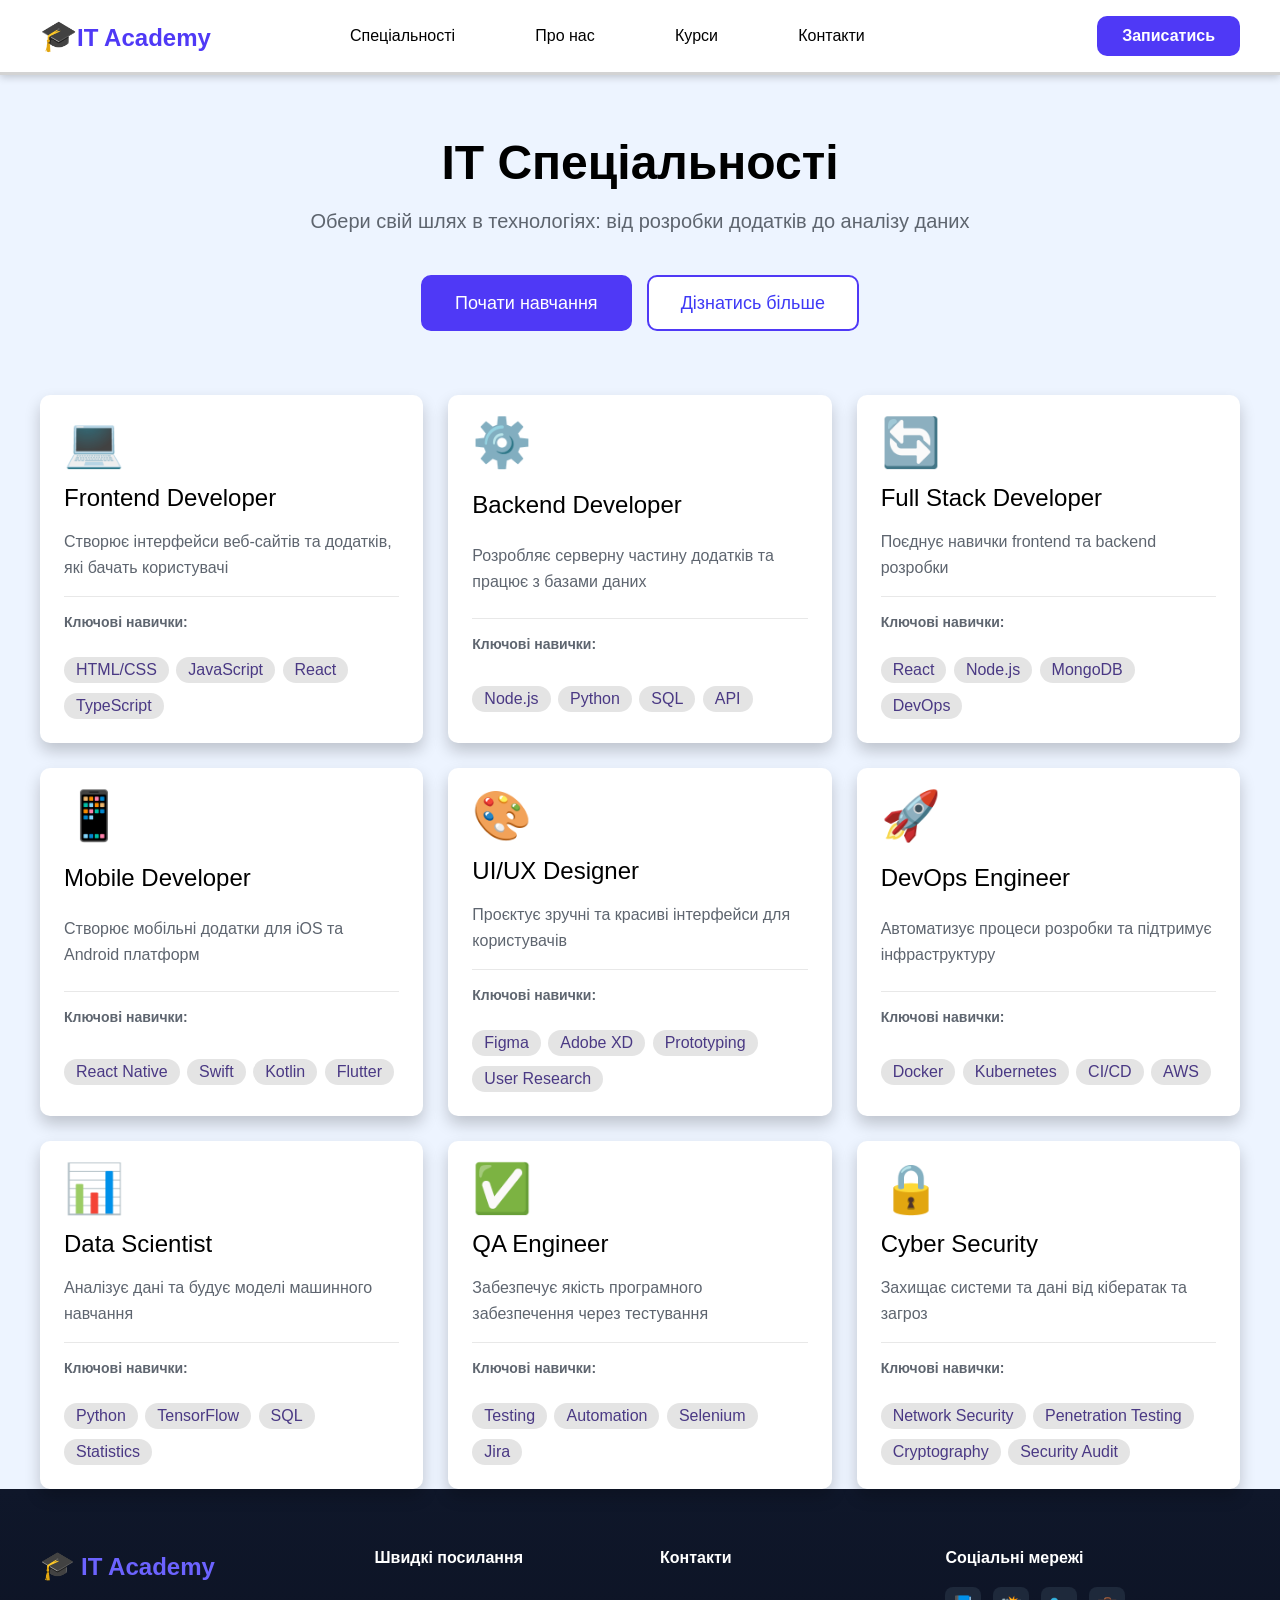
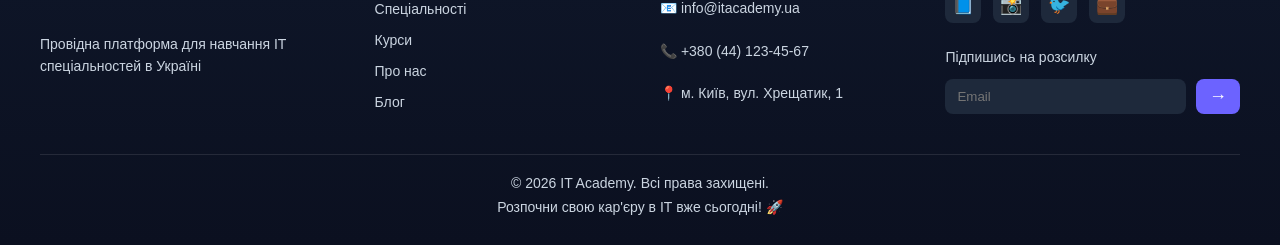
<file: web_less9/index.html>
<!DOCTYPE html>
<html lang="en">
<head>
    <link rel="stylesheet" type="text/css" href="style/style.css">
    <meta charset="UTF-8">
    <title>IT Academy</title>
</head>
<body>

<header class="header">
    <div class="wrapper header-grid">
        <div class="logo"><span>🎓</span>IT Academy</div>
        <nav>
            <ul>
                <li><a href="#">Спеціальності</a></li>
                <li><a href="#">Про нас</a></li>
                <li><a href="#">Курси</a></li>
                <li><a href="#">Контакти</a></li>
            </ul>
        </nav>
        <button class="header-btn">Записатись</button>
    </div>
</header>

<main>
    <section class="hero">
        <div class="wrapper hero-grid">
            <h1>ІТ Спеціальності</h1>
            <p>Обери свій шлях в технологіях: від розробки додатків до аналізу даних</p>
            <div class="hero-btn">
                <button class="btn btn-start">Почати навчання</button>
                <button class="btn btn-more">Дізнатись більше</button>
            </div>
        </div>
    </section>
    <section class="card-section">
        <div class="wrapper">
            <div class="card-grid">
                <div class="card">
                    <span class="card-item">💻</span>
                    <h2>Frontend Developer</h2>
                    <p>Створює інтерфейси веб-сайтів та додатків, які бачать користувачі</p>
                    <h3>Ключові навички:</h3>
                    <div class="tags">
                        <span>HTML/CSS</span>
                        <span>JavaScript</span>
                        <span>React</span>
                        <span>TypeScript</span>
                    </div>
                </div>
                <div class="card">
                    <span class="card-item">⚙️</span>
                    <h2>Backend Developer</h2>
                    <p>Розробляє серверну частину додатків та працює з базами даних</p>
                    <h3>Ключові навички:</h3>
                    <div class="tags">
                        <span>Node.js</span>
                        <span>Python</span>
                        <span>SQL</span>
                        <span>API</span>
                    </div>
                </div>
                <div class="card">
                    <span class="card-item">🔄️</span>
                    <h2>Full Stack Developer</h2>
                    <p>Поєднує навички frontend та backend розробки</p>
                    <h3>Ключові навички:</h3>
                    <div class="tags">
                        <span>React</span>
                        <span>Node.js</span>
                        <span>MongoDB</span>
                        <span>DevOps</span>
                    </div>
                </div>
                <div class="card">
                    <span class="card-item">📱</span>
                    <h2>Mobile Developer</h2>
                    <p>Створює мобільні додатки для iOS та Android платформ</p>
                    <h3>Ключові навички:</h3>
                    <div class="tags">
                        <span>React Native</span>
                        <span>Swift</span>
                        <span>Kotlin</span>
                        <span>Flutter</span>
                    </div>
                </div>
                <div class="card">
                    <span class="card-item">🎨</span>
                    <h2>UI/UX Designer</h2>
                    <p>Проєктує зручні та красиві інтерфейси для користувачів</p>
                    <h3>Ключові навички:</h3>
                    <div class="tags">
                        <span>Figma</span>
                        <span>Adobe XD</span>
                        <span>Prototyping</span>
                        <span>User Research</span>
                    </div>
                </div>
                <div class="card">
                    <span class="card-item">🚀</span>
                    <h2>DevOps Engineer</h2>
                    <p>Автоматизує процеси розробки та підтримує інфраструктуру</p>
                    <h3>Ключові навички:</h3>
                    <div class="tags">
                        <span>Docker</span>
                        <span>Kubernetes</span>
                        <span>CI/CD</span>
                        <span>AWS</span>
                    </div>
                </div>
                <div class="card">
                    <span class="card-item">📊</span>
                    <h2>Data Scientist</h2>
                    <p>Аналізує дані та будує моделі машинного навчання</p>
                    <h3>Ключові навички:</h3>
                    <div class="tags">
                        <span>Python</span>
                        <span>TensorFlow</span>
                        <span>SQL</span>
                        <span>Statistics</span>
                    </div>
                </div>
                <div class="card">
                    <span class="card-item">✅</span>
                    <h2>QA Engineer</h2>
                    <p>Забезпечує якість програмного забезпечення через тестування</p>
                    <h3>Ключові навички:</h3>
                    <div class="tags">
                        <span>Testing</span>
                        <span>Automation</span>
                        <span>Selenium</span>
                        <span>Jira</span>
                    </div>
                </div>
                <div class="card">
                    <span class="card-item">🔒</span>
                    <h2>Cyber Security</h2>
                    <p>Захищає системи та дані від кібератак та загроз</p>
                    <h3>Ключові навички:</h3>
                    <div class="tags">
                        <span>Network Security</span>
                        <span>Penetration Testing</span>
                        <span>Cryptography</span>
                        <span>Security Audit</span>
                    </div>
                </div>
            </div>
        </div>
    </section>
</main>

<footer class="footer">
    <div class="wrapper">
        <div class="footer-top">
            <div class="footer-column">
                <div class="footer-logo"><span>🎓</span>IT Academy</div>
                <p class="footer-description">Провідна платформа для навчання ІТ спеціальностей в Україні</p>
            </div>
            <div class="footer-column">
                <h3>Швидкі посилання</h3>
                <ul>
                    <li><a href="#">Спеціальності</a></li>
                    <li><a href="#">Курси</a></li>
                    <li><a href="#">Про нас</a></li>
                    <li><a href="#">Блог</a></li>
                </ul>
            </div>
            <div class="footer-column">
                <h3>Контакти</h3>
                <p>📧 info@itacademy.ua</p>
                <p>📞 +380 (44) 123-45-67</p>
                <p>📍 м. Київ, вул. Хрещатик, 1</p>
            </div>
            <div class="footer-column">
                <h3>Соціальні мережі</h3>
                <div class="social">
                    <a href="#">📘</a>
                    <a href="#">📸</a>
                    <a href="#">🐦</a>
                    <a href="#">💼</a>
                </div>
                <p class="subscribe-label">Підпишись на розсилку</p>
                <form class="subscribe-form">
                    <input type="email" placeholder="Email">
                    <button>→</button>
                </form>
            </div>
        </div>
        <div class="footer-bottom">
            <p>&copy; 2026 IT Academy. Всі права захищені.</p>
            <p>Розпочни свою кар'єру в ІТ вже сьогодні! 🚀</p>
        </div>
    </div>
</footer>

</body>
</html>
</file>
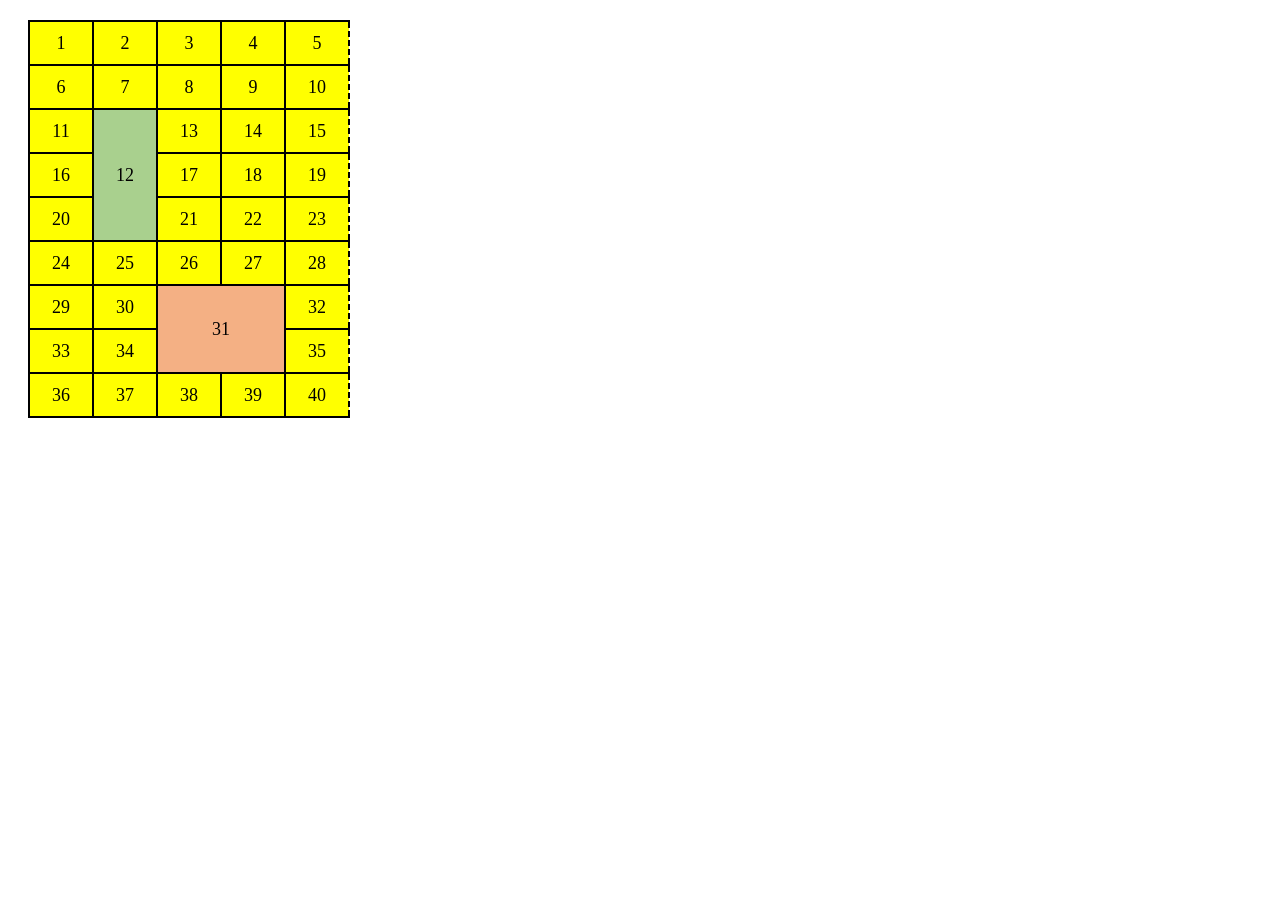
<file: les3.html>
<!DOCTYPE html>
<html lang="en">
<head>
    <meta charset="UTF-8">
    <title>Tablica</title>

    <style>
        table{
            border-collapse: collapse;
            margin: 20px;
        }
        td{
            border: 2px solid black;
            border-right-style: dashed;
            width: 60px;
            height: 40px;
            text-align: center;
            background: yellow;
            font-size: 18px;
        }
        .green{
            background: #a9d08e;
        }
        .orange{
            background: #f4b084;
        }
    </style>

</head>

<body>

<table>

    <tr>
        <td>1</td>
        <td>2</td>
        <td>3</td>
        <td>4</td>
        <td>5</td>
    </tr>

    <tr>
        <td>6</td>
        <td>7</td>
        <td>8</td>
        <td>9</td>
        <td>10</td>
    </tr>

    <tr>
        <td>11</td>
        <td class="green" rowspan="3">12</td>
        <td>13</td>
        <td>14</td>
        <td>15</td>
    </tr>

    <tr>
        <td>16</td>
        <td>17</td>
        <td>18</td>
        <td>19</td>
    </tr>

    <tr>
        <td>20</td>
        <td>21</td>
        <td>22</td>
        <td>23</td>
    </tr>

    <tr>
        <td>24</td>
        <td>25</td>
        <td>26</td>
        <td>27</td>
        <td>28</td>
    </tr>

    <tr>
        <td>29</td>
        <td>30</td>
        <td class="orange" colspan="2" rowspan="2">31</td>
        <td>32</td>
    </tr>

    <tr>
        <td>33</td>
        <td>34</td>
        <td>35</td>
    </tr>

    <tr>
        <td>36</td>
        <td>37</td>
        <td>38</td>
        <td>39</td>
        <td>40</td>
    </tr>

</table>

</body>
</html>
</file>
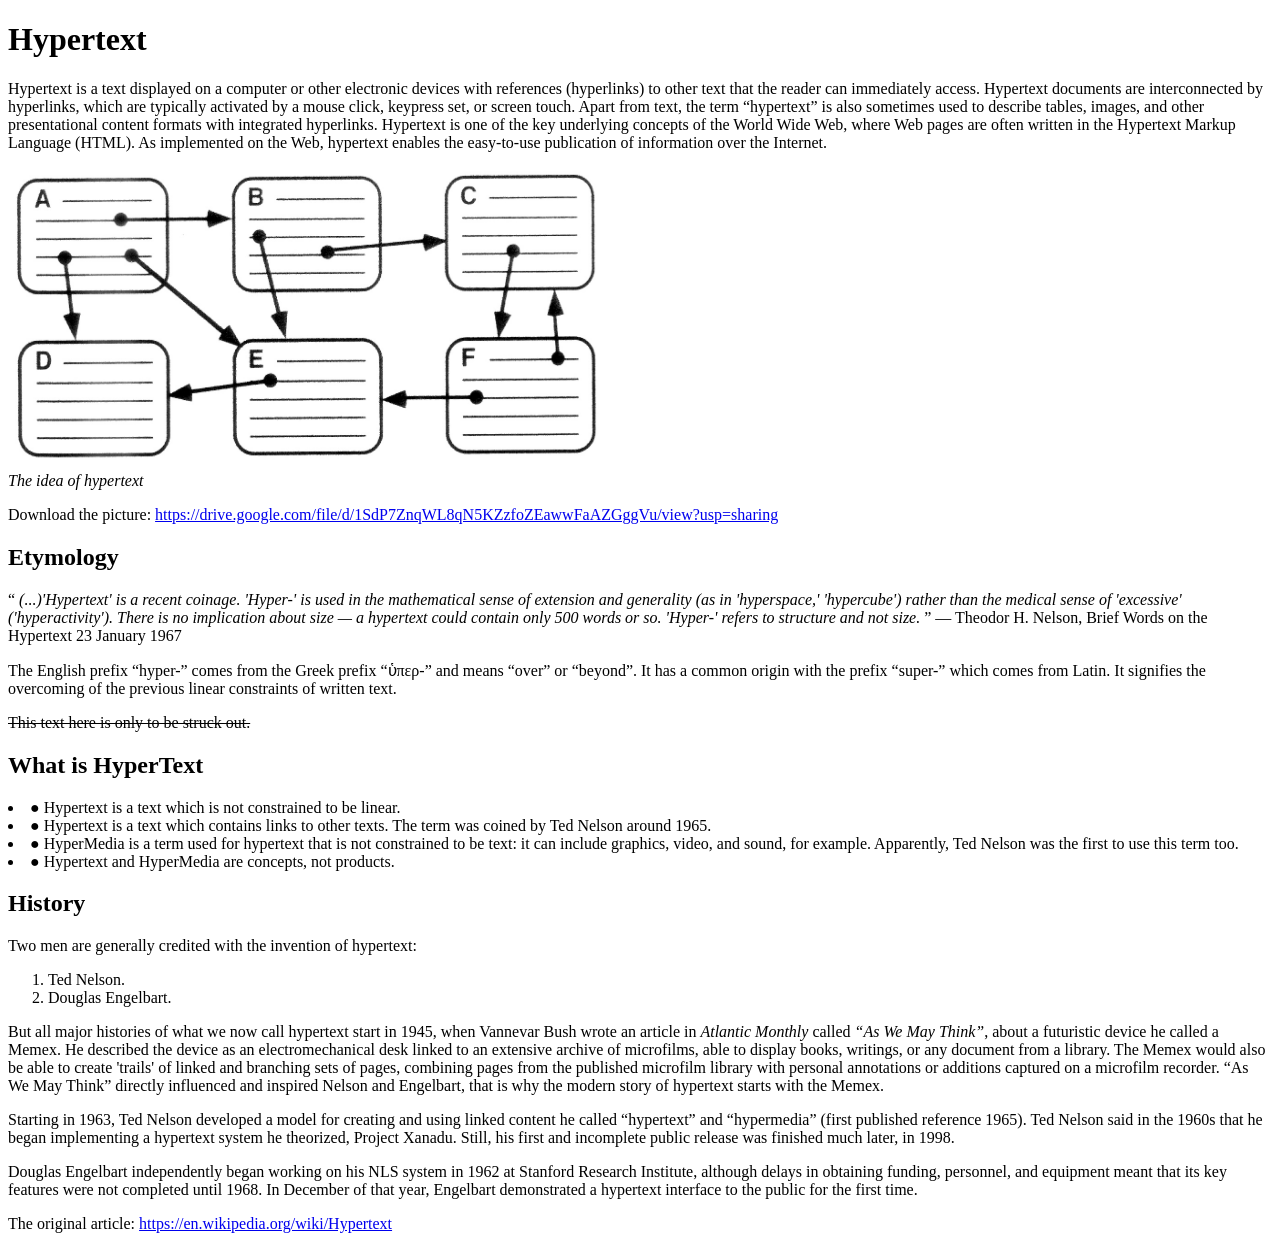
<file: praktichna1.html>
<!DOCTYPE html>
<html lang="en">
<head>
    <meta charset="UTF-8">
    <title>Title</title>
</head>
<body>
<h1>Hypertext</h1>
<p>
    Hypertext is a text displayed on a computer or other electronic devices with references
    (hyperlinks) to other text that the reader can immediately access. Hypertext documents are
    interconnected by hyperlinks, which are typically activated by a mouse click, keypress set, or
    screen touch. Apart from text, the term “hypertext” is also sometimes used to describe tables,
    images, and other presentational content formats with integrated hyperlinks. Hypertext is one of
    the key underlying concepts of the World Wide Web, where Web pages are often written in the
    Hypertext Markup Language (HTML). As implemented on the Web, hypertext enables the
    easy-to-use publication of information over the Internet.
</p>
<img src="img/hypertext1.jpg" width = "600" height = "300">
<figcaption> <em>The idea of hypertext </em></figcaption>

<p>
    Download the picture: <a href="https://drive.google.com/file/d/1SdP7ZnqWL8qN5KZzfoZEawwFaAZGggVu/view?usp=sharing">https://drive.google.com/file/d/1SdP7ZnqWL8qN5KZzfoZEawwFaAZGggVu/view?usp=sharing</a>

    </a>
</p>


<h2>Etymology</h2>
<p>
    <q>
        <em>(...)'Hypertext' is a recent coinage. 'Hyper-' is used in the mathematical sense of extension and
    generality (as in 'hyperspace,' 'hypercube') rather than the medical sense of 'excessive'
    ('hyperactivity'). There is no implication about size — a hypertext could contain only 500 words
            or so. 'Hyper-' refers to structure and not size.</em>
    </q>
    — Theodor H. Nelson, Brief Words on the Hypertext
    23 January 1967

    <p>
    The English prefix “hyper-” comes from the Greek prefix “ὑπερ-” and means “over” or “beyond”.
    It has a common origin with the prefix “super-” which comes from Latin. It signifies the
    overcoming of the previous linear constraints of written text.
    </p>
</p>

<p>
    <s>This text here is only to be struck out.</s>
</p>

<h2>What is HyperText</h2>
<p>
    <vl>
        <li>● Hypertext is a text which is not constrained to be linear.</li>
        <li>● Hypertext is a text which contains links to other texts. The term was coined by Ted
            Nelson around 1965.</li>
        <li>● HyperMedia is a term used for hypertext that is not constrained to be text: it can include
            graphics, video, and sound, for example. Apparently, Ted Nelson was the first to use this
            term too.</li>
        <li>● Hypertext and HyperMedia are concepts, not products.</li>
    </vl>
</p>


<h2>History</h2>
<p>
    Two men are generally credited with the invention of hypertext:
    <ol>
        <li>Ted Nelson.</li>
        <li>Douglas Engelbart.</li>
    </ol>
        <p>
    But all major histories of what we now call hypertext start in 1945, when Vannevar Bush wrote
    an article in <em>Atlantic Monthly</em> called <em>“As We May Think”</em>, about a futuristic device he called a
    Memex. He described the device as an electromechanical desk linked to an extensive archive of
    microfilms, able to display books, writings, or any document from a library. The Memex would
    also be able to create 'trails' of linked and branching sets of pages, combining pages from the
    published microfilm library with personal annotations or additions captured on a microfilm
    recorder. “As We May Think” directly influenced and inspired Nelson and Engelbart, that is why
    the modern story of hypertext starts with the Memex.
        </p>
        <p>
    Starting in 1963, Ted Nelson developed a model for creating and using linked content he called
    “hypertext” and “hypermedia” (first published reference 1965). Ted Nelson said in the 1960s that
    he began implementing a hypertext system he theorized, Project Xanadu. Still, his first and
    incomplete public release was finished much later, in 1998.
        </p>
    Douglas Engelbart independently began working on his NLS system in 1962 at Stanford
    Research Institute, although delays in obtaining funding, personnel, and equipment meant that
    its key features were not completed until 1968. In December of that year, Engelbart
    demonstrated a hypertext interface to the public for the first time.

</p>

<p>
    The original article: <a href="https://en.wikipedia.org/wiki/Hypertext">https://en.wikipedia.org/wiki/Hypertext</a>
</p>

</body>
</html>
</file>
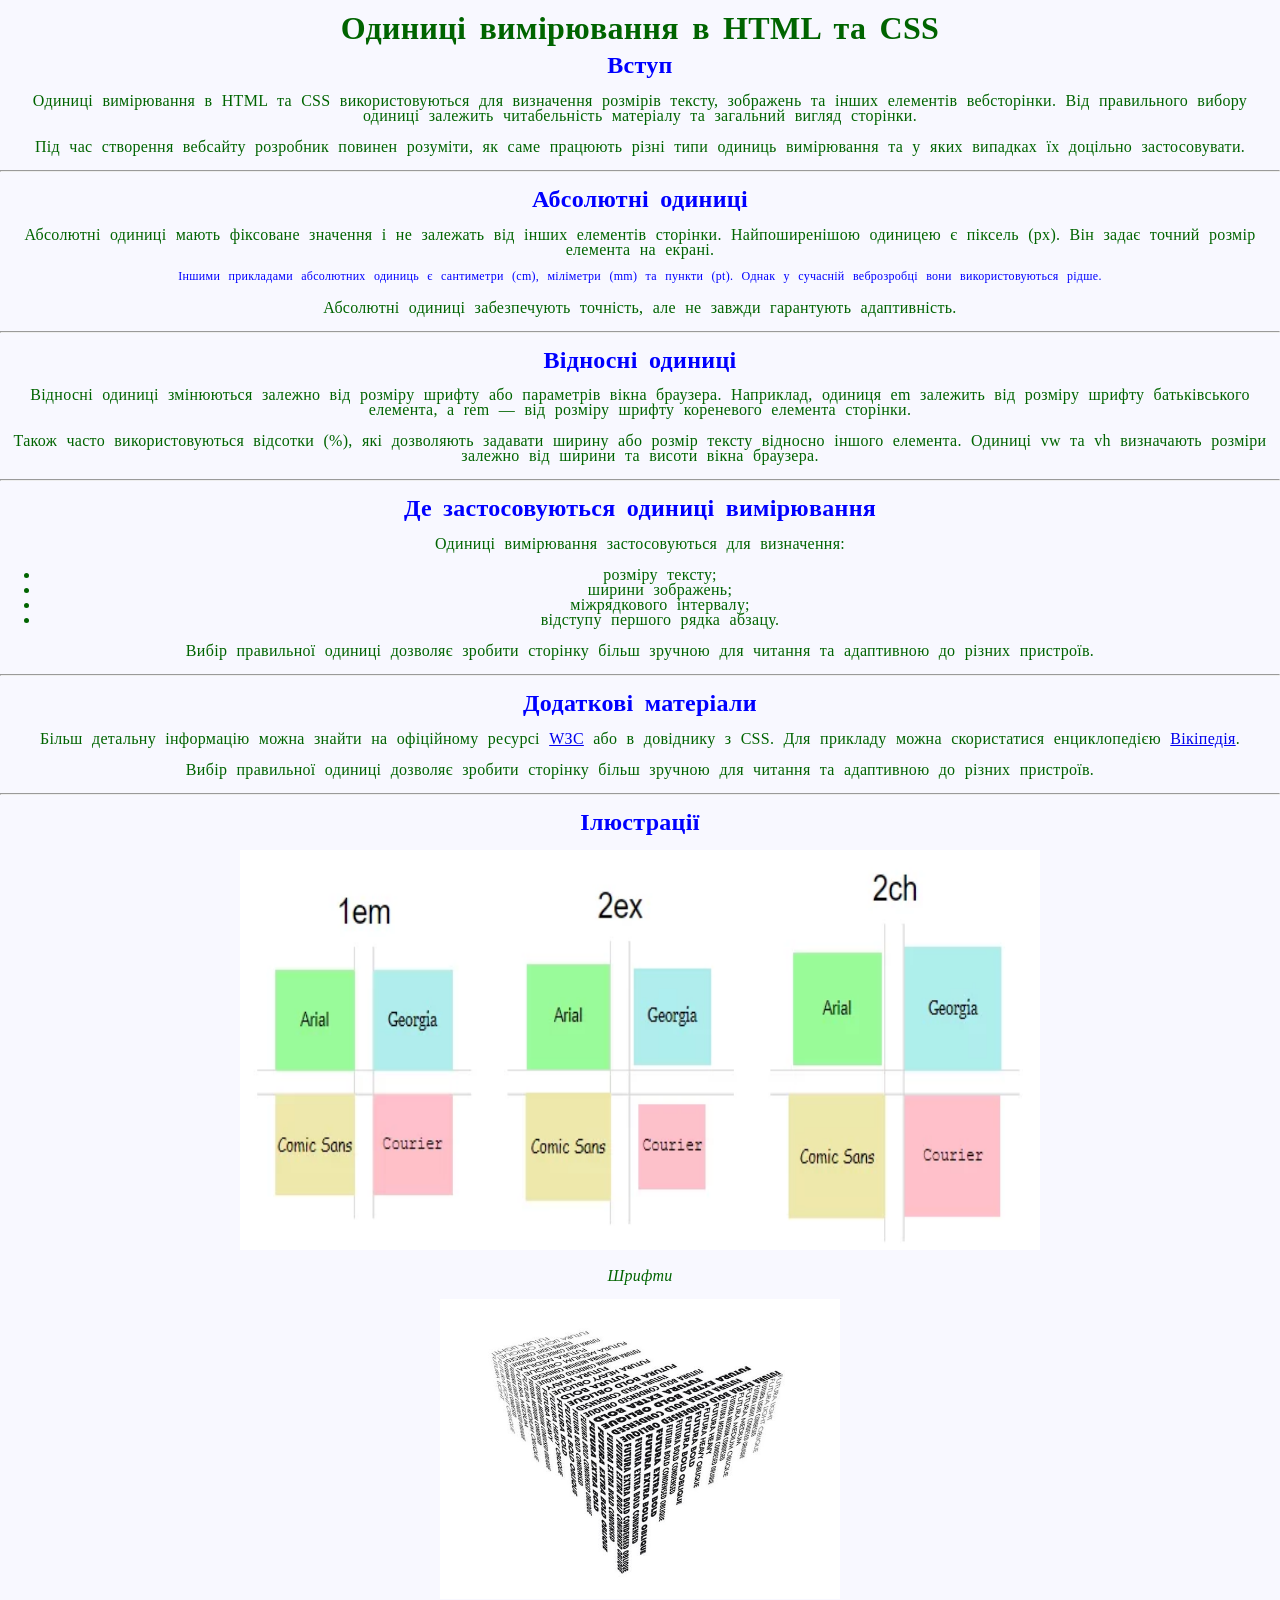
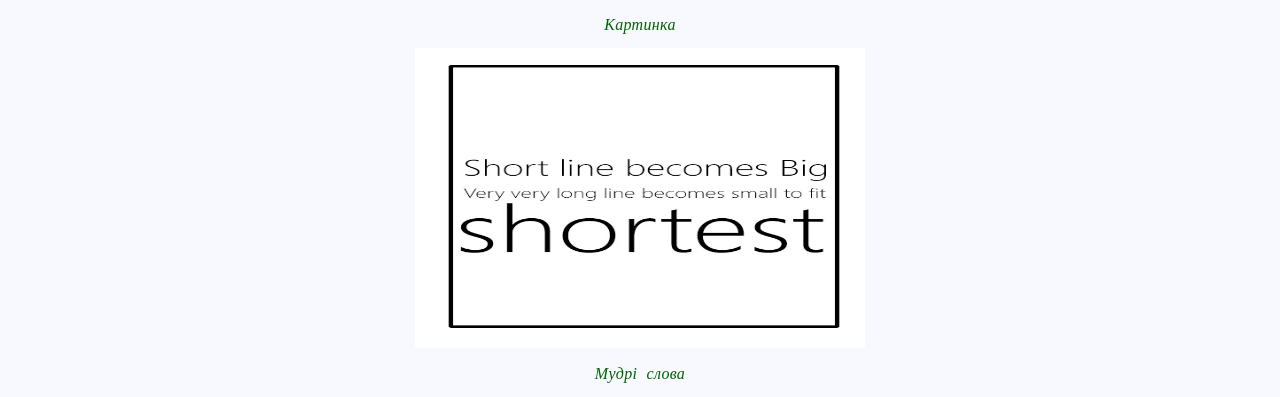
<file: praktika2.html>
<!DOCTYPE html>
<html lang="en">
<head>
    <p>
        <h1><link rel="stylesheet" href="style.css">Одиниці вимірювання в HTML та CSS</h1>
        <h2>Вступ</h2>
        Одиниці вимірювання в HTML та CSS використовуються для визначення розмірів тексту, зображень та інших елементів вебсторінки. Від правильного вибору одиниці залежить читабельність матеріалу та загальний вигляд сторінки.

    <p>Під час створення вебсайту розробник повинен розуміти, як саме працюють різні типи одиниць вимірювання та у яких випадках їх доцільно застосовувати.</p>
<hr> </hr><h2>        Абсолютні одиниці
</h2>
    Абсолютні одиниці мають фіксоване значення і не залежать від інших елементів сторінки. Найпоширенішою одиницею є піксель (px). Він задає точний розмір елемента на екрані.

    <p style = "color:blue; font-size: 12px;">Іншими прикладами абсолютних одиниць є сантиметри (cm), міліметри (mm) та пункти (pt). Однак у сучасній веброзробці вони використовуються рідше.
    </p>
    <blockquote> Абсолютні одиниці забезпечують точність, але не завжди гарантують адаптивність.
    </blockquote>
<hr> </hr><h2>        Відносні одиниці
</h2>
    Відносні одиниці змінюються залежно від розміру шрифту або параметрів вікна браузера. Наприклад, одиниця em залежить від розміру шрифту батьківського елемента, а rem — від розміру шрифту кореневого елемента сторінки.

    <p>Також часто використовуються відсотки (%), які дозволяють задавати ширину або розмір тексту відносно іншого елемента. Одиниці vw та vh визначають розміри залежно від ширини та висоти вікна браузера.
        </p>
<hr> </hr>
    <h2>        Де застосовуються одиниці вимірювання
    </h2>
<style type = "text/css">
    h2{color:blue;}
</style>

    Одиниці вимірювання застосовуються для визначення:
    <ul>
        <li>розміру тексту;</li>
        <li>ширини зображень;</li>
        <li>міжрядкового інтервалу;</li>
        <li>відступу першого рядка абзацу.</li>


    </ul>

    <p>
        Вибір правильної одиниці дозволяє зробити сторінку більш зручною для читання та адаптивною до різних пристроїв.</p>
<hr> </hr><h2>        Додаткові матеріали

</h2>

    Більш детальну інформацію можна знайти на офіційному ресурсі <a href="https://www.w3.org/">WЗС</a> або в довіднику з CSS. Для прикладу можна скористатися енциклопедією <a href="https://uk.wikipedia.org/wiki/%D0%93%D0%BE%D0%BB%D0%BE%D0%B2%D0%BD%D0%B0_%D1%81%D1%82%D0%BE%D1%80%D1%96%D0%BD%D0%BA%D0%B0">Вікіпедія</a>.
    <p>
        Вибір правильної одиниці дозволяє зробити сторінку більш зручною для читання та адаптивною до різних пристроїв.</p>
<hr> </hr>
    <h2>Ілюстрації</h2>

    <p>
        <img src="img/ch.webp" width = "800" height = "400">
    <figcaption> <em>Шрифти </em></figcaption>
    </p>
    <p>
    <img src="img/obrezat-tekst-na-css.webp" width = "400" height = "300">
    <figcaption> <em>Картинка </em></figcaption>
    </p>
    <p>
    <img src="img/scale-text-size-to-fit-the-width-v0-mzq0r5igt60a1.webp" width = "450" height = "300">
    <figcaption> <em>Мудрі слова </em></figcaption>
    </p>

    </p>
    <meta charset="UTF-8">
    <title>Title</title>
</head>
<body>

</body>
</html>
</file>
<file: web_less12prak/style/styles.css>
*{
    margin: 0;
    padding: 0;
    box-sizing: border-box;
    text-decoration: none;
    list-style: none;
    background:#0f172a ;


}
body {
    font-family: 'Inter', sans-serif;
}
.wrapper{
    margin: 0 250px;
    max-width: 1600px;
}
.logo span{
    font-size: 20px;
    line-height: 28px;
    color: #2d7efb;
}
.logo{
    font-size: 20px;
    line-height: 28px;
    color: #fff;
}
.menu {
    display: flex;
    flex-direction: row;

    color: #fff;
}

.menu a{
    color: #fff;
    font-size: 20px;
    line-height: 20px;
}
nav {
    display: flex;
    justify-content: space-between;
    align-items: center;
    box-shadow: 0 1px 2px 0 rgba(0, 0, 0, 0.2);
    position: sticky;
    z-index: 100;
    column-gap: 350px;
    background: rgba(15,23,42,0.41
    );
    margin-top: 30px;
}

.main-text{
    display: flex;
    flex-direction: column;
    row-gap: 16px;
    margin-top: 50px;
    margin-bottom: 80px;
}
.main-text h1{
    font-size: 60px;
    line-height: 60px;
    color: #2d7efb;
    text-align: left;

}
.main-text h2 {
    font-size: 20px;
    line-height: 28px;
    color: #8ca4b6;
    text-align: left;
}

.card-info h3{
    color: #fff;
    font-size: 24px;
    line-height: 32px;
}

.card-info p{
    color: #7b8e9e;
    font-size: 16px;
    line-height: 26px;
}

.work-op{
    display: flex;
    flex-direction: column;
    row-gap: 16px;
}
.work-op h2{
    font-size: 30px;
    line-height: 36px;
    color: #ffffff;
}
.web-card{
    display: flex;
    flex-direction: column;
    row-gap: 16px;
    max-width:400px;
    padding:40px;
    border-radius: 10px;
    border: 1px solid #344055;
    background: #1d2a3d;
    box-shadow: 0 8px 16px 0 rgba(0, 0, 225, 0.4);
}
.web-card h3{
    font-size: 24px;
    line-height: 36px;
    color: white;
    background: #1d2a3d;
}
.web-card p{
    display: flex;
    flex-wrap: wrap;
    color:#899fb5;
    background: #1d2a3d;
}
.web-card ul{
    display: flex;
    flex-direction: row;
    background: #1d2a3d;
    column-gap: 16px;
}
.web-card ul li{
    color:#9fc1e4;
    font-size: 14px;
    line-height: 20px;
    background: #1d2a3d;
}
.status-online1 {
    position: absolute;
    padding: 5px 10px;
    border-radius: 20px;
    font-size: 0.75rem;
    font-weight: bold;
    color: #fff;
    background: red;
}

.status-online2 {
    position: absolute;
    padding: 5px 10px;
    border-radius: 20px;
    font-size: 0.75rem;
    font-weight: bold;
    color: #fff;
    background: green;
}

.status-online3 {
    position: absolute;
    padding: 5px 10px;
    border-radius: 20px;
    font-size: 0.75rem;
    font-weight: bold;
    color: #fff;
    background: blue;
}

.question h2{
    color: #fff;
    font-size: 30px;
    line-height: 36px;
}

.question h3{
    color: #fff;
    font-size: 18px;
    line-height: 28px;
    background: #141f33;
}

.preview-box {
    position: relative;
    width: 100%;
}

.question p{
    color: #435167;
    font-size: 14px;
    line-height: 20px;
    background: #141f33;
    padding: 10px 15px 10px 0;
    margin: auto;

}

.card-flex h3{
    color: #fff;
    font-size: 18px;
    line-height: 28px;
    background: #141f33;
}

.question-card {
    display: flex;
    flex-direction: row;
    row-gap: 26px;
    max-width:1000px;
    padding:40px;
    border-radius: 10px;
    border: 1px solid #344055;
    background: #141f33;
}

.list-card {
    display: flex;
    flex-direction: column;
    row-gap: 5px;
    max-width: 1000px;
    padding: 10px;
    border-radius: 10px;
    border: 1px solid #344055;
    background: #141f33;
}

.list {
    display: flex;
    flex-direction: column;
}

.footer-content {
    background: #1d2a3d;
    font-size: 14px;
    line-height: 20px;
}

.roadmap{
    display: flex;
    flex-direction: column;
    row-gap: 16px;
}

.card-flex{
    max-width: 150px;
}

.p themes{}
</file>
<file: web_less13/styles/styles.css>
*{
    margin: 0;
    padding: 0;
    box-sizing: border-box;
    text-decoration: none;
    list-style: none;
}
html{
    font-family: Inter,sans-serif;
    font-size:16px;
}
body{
    background: #0f172a;
    color: #fff;
}

.wrapper{
    width: 100%;
    max-width: 1200px;
    margin: 0 auto;
    padding: 30px 0;
}
header{
    position: fixed;
    top: 0;
    left: 0;
    width:100%;
    z-index: 1000;
    background: rgba(15, 23, 42, 0.96);
    border-bottom: 1px solid #1f293c;
}
.header-content{
    display: flex;
    align-items: center;
    justify-content: space-between;
}
.logo{
    font-size: 1.3rem;
    font-weight: 700;
}
.logo span{
    color: #3473d4;
}
.menu{
    display: flex;
    align-items: center;
    gap:10px;
    font-size:1rem;
}
.menu-item{
    font-size: 1.5rem;
}
.hero-section{
    padding:120px 0 120px 0;
}
.hero-content{
    position: relative;
}
.hero-content h1{
    font-size: 3.75rem;
    line-height: 1;
    color: #3473d4;
    margin-bottom: 20px;
}
.hero-content p{
    color: #909eb3;
    font-size:1.2rem;
    line-height: 1.4;
    max-width:650px
}
.code-icon{
    position: absolute;
    top:40px;
    right:20px;
    font-size: 5rem;
    font-weight: 700;
    color: #122341;
}
.career-section, .benefits-section, .roadmap-section{
    padding:60px 0;
}
.section-title{
    position: sticky;
    top:60px;
    z-index: 20;
    font-size: 2rem;
    line-height: 1.2;
    padding:25px 0 15px 0;
    border-bottom: 1px solid #1f293c;
    margin-bottom: 30px;
}
.career-card{
    position: relative;
    overflow: hidden;
    min-height: 235px;
    padding:25px;
    background: #1d2a3d;
    border:1px solid #303847;
    border-radius: 10px;
    transition: transform 0.3s ease, border-color 0.3s, box-shadow 0.3s ease;
    display: flex;
    flex-wrap: wrap;

}
.career-card::before{
    content: "";
    position: absolute;
    inset:0;
    background: radial-gradient(circle at top right,rgba(47,139,247,0.23), transparent 60%);

    transition: opacity 0.3s ease;
}
.career-card:hover{
    transform: translateY(-5px);
    border-color:#334966;
    box-shadow: 0 10px 35px rgba(47,139,247,0.23);
}
.career-card > *{
    position: relative;
    z-index: 2;
}
.badge{
    display: inline-block;
    font-size: 0.75rem;
    font-weight: 700;
    padding: 5px 15px;
    border-radius:5px;
    margin-bottom:15px;
}
.badge-red{
    background-color: red;
}
.badge-green{
    background-color: green
}
.badge-blue{
    background-color: blue;
}
.career-card h3{
    font-size: 1.5rem;
    line-height: 1.3;
    margin-bottom:10px;
}
.career-card p{
    font-size: 1rem;
    color: #bbc4d3;
    line-height: 1.6;
    width:100%
}
.tags{
    display: flex;
    flex-wrap: wrap;
    gap:10px;

    margin-top: auto
}
.tags span{
    height: 28px;
    display: inline-flex;
    align-items: center;
    justify-content: center;
    white-space: nowrap;
    padding: 5px 10px;
    font-size:0.9rem;
    border:1px solid #334966;
}
.card-list{
    display: flex;
    gap:20px;
    flex:1;
}
.benefits-cards{
    display: flex;
    gap:20px;
}
.benefit-card{
    max-width:33%;
    padding:25px;
    background: #141f33;
    border:1px solid #334966;
    border-radius: 10px;
    display: flex;
    flex-direction: column;
    flex:1;
    row-gap:10px;
}
.benefit-icon{
    width:50px;
    height:50px;
    border-radius: 15px;
    background: #1c315f;
    display: flex;
    justify-content: center;
    align-items: center;
    font-size: 1.5rem;
}
.benefit-card h3{
    font-size: 1.2rem;
    line-height: 1.3;
}
.benefit-card p{
    color:#c5cdd6;
    font-size:0.9rem;
    line-height: 1.4rem;
}
.roadmap-list{
    position: relative;
}
/*.roadmap-list::before{*/
/*    content: "";*/
/*    position: absolute;*/
/*    left: 0;*/
/*    right:50px;*/
/*    bottom:50px;*/
/*    width:2px;*/
/*    background:#3d74d9;*/
/*}*/
.roadmap-card{
    position: relative;
    min-height: 100px;
    padding:25px 40px;
    background: #1d2a3d;
    border:1px solid #334966;
    border-radius: 20px;
    margin-bottom: 15px;
}
.roadmap-circle{
    position: absolute;
    left:-10px;
    top:45px;
    width:20px;
    height:20px;
    border-radius: 50%;
    background: #3d74d9;
    border:3px solid #0f172a;
}
.roadmap-head{
    display: flex;
    align-items: center;
    gap:15px;
    margin-bottom:15px;
}
.roadmap-head h3{
    font-size: 1.2rem;
    line-height: 1.6;
    white-space: nowrap;
}
.roadmap-head span{
    color: #c5cdd6;
    font-weight:300;
    font-size:0.75rem;
}
.roadmap-content{
    color:#c5cdd6;
    font-size:0.9rem;
    line-height: 1.5;
}
.roadmap-section{
    border-bottom: 1px solid #1f293c;
}
footer{
    text-align: center;
    display: flex;
    row-gap:10px;
    flex-direction: column;
    padding:50px;
}
footer p{
    color:#c5cdd6;
    font-size:0.9rem
}
.chat-button{
    position: fixed;
    right:30px;
    bottom:30px;
    width:70px;
    height:70px;
    background: #3d74d9;
    display: flex;
    align-items: center;
    justify-content: center;
    border-radius: 50%;
    transition: scale 0.5s ease, background-color 0.3s ease;
}
.chat-button:hover{
    transform: scale(1.2);
    background: #336cd3;
}
@media(max-width: 700px){
    .wrapper{
        padding:40px
    }
    .card-list{
        display: flex;
        flex-direction: column;
        flex-wrap: wrap;

    }
    .career-card{
        min-height: auto;
    }
}
@media(max-width: 1000px){
    .wrapper{
        padding:40px
    }
}
</file>
<file: web_less15forms/style/style.css>
body {
    font-family: 'Segoe UI', Tahoma, Geneva, Verdana, sans-serif;
    background-color: #f8faff;
    /*color: #333;*/
    display: flex;
    justify-content: center;
    padding: 40px 20px;
}

.main-wrapper {
    width: 100%;
    max-width: 800px;
}

header {
    text-align: center;
    margin-bottom: 30px;
}

h1 { color: #3055f4; font-size: 32px; margin-bottom: 5px; }
.subtitle { font-weight: 400; color: #555; margin-bottom: 10px; }
.hint { color: #888; font-size: 14px; }

.form-section {
    padding: 25px;
    border-radius: 15px;
    margin-bottom: 25px;
    border: 1px solid #e0e7ff;
}

.personal-data { background-color: #f0f4ff; }
.professional-info { background-color: #f5f3ff; }
.additional-info { background-color: #fdf2f8; }

h2 {
    font-size: 20px;
    color: #1C398E;
    margin-bottom: 20px;
    margin-top: 0;
    font-weight: normal;
}

.grid-container {
    display: grid;
    grid-template-columns: 1fr 1fr;
    gap: 20px;
    margin-bottom: 15px;
}

label {
    display: flex;
    flex-direction: column;
    font-size: 14px;
    font-weight: 600;
    gap: 8px;
}

.full-width { margin-top: 15px; }

input, select, textarea {
    padding: 12px 15px;
    border: 1px solid #d1d5db;
    border-radius: 8px;
    font-size: 15px;
    transition: all 0.3s ease;
    background: white;
}

input:required, select:required, textarea:required {
    border-left: 4px solid #3055f4;
}

input:hover, select:hover, textarea:hover {
    border-color: #3055f4;
    box-shadow: 0 0 8px rgba(48, 85, 244, 0.1);
}

textarea { min-height: 100px; resize: vertical; }

.consent-container { margin: 20px 0; }
.checkbox-label {
    flex-direction: row;
    align-items: flex-start;
    font-weight: 400;
}

.checkbox-label input { width: auto; margin-top: 4px; }

.submit-btn {
    width: 100%;
    padding: 15px;
    background-color: #4b3ff7;
    color: white;
    border: none;
    border-radius: 10px;
    font-size: 18px;
    font-weight: 600;
    cursor: pointer;
    transition: background 0.3s;
}

.submit-btn:hover { background-color: #3729e3; }

.tips-box {
    margin-top: 40px;
    background: #eef2ff;
    padding: 20px;
    border-radius: 10px;
    border: 1px solid #d0d7f7;
}

.tips-box h3 { font-size: 16px; margin-top: 0; }
.tips-box ul { list-style: none; padding: 0; }
.tips-box li { margin-bottom: 8px; font-size: 14px; }
</file>
<file: web_less16/style/style.css>
/*:root {*/
/*    --bg-color: #fff8;*/
/*    --radius: 50%;*/
/*    --speed: 0.4s;*/
/*}*/

/*body{*/
/*    display: flex;*/
/*    align-items: center;*/
/*    justify-content: center;*/
/*    height: 100vh;*/
/*}*/

/*.card{*/
/*    width: 200px;*/
/*    height: 200px;*/
/*    border-radius: var(--radius);*/
/*    background-color: var(--bg-color);*/
/*    transition: transform var(--speed);*/
/*}*/

/*.card:hover{*/
/*    !*transform: scale(1.5);*!*/
/*    transform: translateY(20%);*/
/*}*/

/*:root {*/
/*    --btn-color: lightgreen;*/
/*    --btn-color-hover: green;*/
/*    --speed: 0.5s;*/
/*}*/

/*button{*/
/*    padding: 10px 15px;*/
/*    border: none;*/
/*    border-radius: 5px;*/
/*    background-color: var(--btn-color);*/
/*    color: white;*/
/*    font-size: 1.2rem;*/
/*    cursor: pointer;*/
/*    transition: background var(--speed), transform var(--speed);*/
/*}*/

/*button:hover {*/
/*    background: var(--btn-color-hover);*/
/*    transform: translateY(-5px) scale(1.05);*/
/*}*/

:root {
    --bg-card: gray;
    --ray-color: orange;
    --speed: 0.8s;
}

body {
    display: flex;
    align-items: center;
    justify-content: center;
    height: 100vh;
}

.card{
    width: 350px;
    background: var(--bg-card);
    border-radius: 5px;
    position: relative;
    overflow: hidden;
    display: flex;
    justify-content: center;
    align-items: center;
    color: #fff
}

.ray{
    width: 100px;
    height: 100px;
    background: var(--ray-color);
    filter: blur(60px);
    border-radius: 50%;
    animation: ray-animation 6s infinite ease-in-out;
}

@keyframes ray-animation {
    0% {top: -20%; left: -20%;}
    25% {top: -60%; left: -70%; background: greenyellow;}
    50% {top: 30%; left: 20%; background: yellowgreen;}
    100% {top: -20%; left: -20%; background: var(--ray-color);}
}
</file>
<file: web_less3/style/style.css>
table,
td{
    border-collapse: collapse;
    border: 1px solid black;
    margin: 20px;
    padding: 20px;
    text-align: center;
}
table{
    background-color: yellow;
    border-top: 3px solid black;
    border-bottom: 3px solid black;
    border-right: 3px dashed black;
    border-left: 3px dashed black;
}
</file>
<file: web_less6/style/style.css>
*{
    box-sizing: border-box;
    margin: 0;
    padding: 0;
    list-style: none;
    text-decoration: none;
    font-family: 'Montserrat', sans-serif;
}

.wrapper{
    max-width: 1200px;
    margin: 0 auto;
}

.logo, nav, .header-button, li{
    display: inline-block;
}

header{
    padding: 25px 0;
    background: #fff;
}

.logo-img{
  padding: 25px;
  background: linear-gradient(#9b17f8, #ff8620);
  border-radius: 50%;
}

.logo-text{
    color:#53535f;
    font-size: 20px;
    font-weight: 400;
}

nav{
    margin: 0 20%;
}

nav ul li{
    margin: 0 10px;
}

nav ul li a{
    font-size: 14px;
    color: #53535f;
}

.header-button button{
    border: none;
    background: inherit;
    cursor: pointer;
    padding: 10px;
}

main{
    width: 100%;
    padding: 150px 0;
    text-align: center;
    background: linear-gradient(135deg, #9b17f8, #ff8620);
    color: #fff;
}

.main-top p{
    font-size: 16px;
    font-weight: 500;
    margin-bottom: 40px;
}

.main-top h1{
    font-size: 60px;
    line-height: 0.8;
    margin-bottom: 40px;
}

.main-bottom button{
    border: none;
    background: #fff;
    color: mediumpurple;
    width: 280px;
    padding: 10px 15px;
    cursor: pointer;
    border-radius: 7px;
}
</file>
<file: web_less7/style/style.css>
body{
    background-color:#C9A5AA;
}
*{
    box-sizing: border-box;
    margin: 0;
    padding: 0;
    list-style: none;
    text-decoration: none;
    font-family: 'Montserrat', sans-serif;
}
.wrapper{
    max-width: 800px;
    margin: 64px auto;
}
nav ul li{
    display: inline;
    margin: 0 10px;
}
nav ul{
    text-align: center;
    background-color: #F4D3D3;
    border-radius: 8px;
    margin: 10px;
    padding: 10px;
}
ul{
    margin: 10px 0;
}

section{
    background-color: #FFF;
    padding: 30px 50px;
    border-radius: 16px;
}
.arct{
    background-color: #E9E9E9;
    border-radius: 16px;
    padding: 8px 8px;
}

h1{
    margin: 16px 0;
}
h2{
    margin: 8px 0;
}
p{
    margin: 16px 0;
}

img{
    width: 640px !important;
    height: auto;
}

.images{
    background-color: #F4D3D3;
    padding-top: 35px;
    padding-right: 30px;
    padding-left: 30px;
    padding-bottom: 10px;
}
figcaption{
    text-align: center;
    margin: 15px 0;
}
</file>
<file: web_less8/style/style.css>
*{
    box-sizing: border-box;
    margin: 0;
    padding: 0;
    text-decoration: none;
    list-style: none;
    font-family: "Segoe UI", Tahoma, Geneva, Verdana, sans-serif;
}
.wrapper{
    max-width: 1500px;
    margin: 0 auto;
}

.header-top{
    display: flex;
    justify-content: space-between;
    padding: 20px 0;
    color: #464646;
    align-items: center;

}
.logo{
    display: flex;
    column-gap: 10px;
    align-items: center;
}
.logo-img{
    background: linear-gradient(rgb(173, 84, 220), rgb(224, 67, 170));
    padding: 15px;
    border-radius: 50%;
}
.logo-text{
    font-size: 20px;
    font-weight: 500;
}
.nav ul{
    display: flex;
    column-gap: 20px;
}
.nav ul li a{
    color: #464646;
    font-weight: 500;
    font-size: 14px;
}
.nav ul li a:hover{
    color: rgb(173, 84, 220);
}
.header-button{
    display: flex;
    column-gap: 15px;
}
.header-button button{
    border: none;
    background: transparent;
    padding: 10px;

}
.header-button button:hover{
    background: #f1f1f1;
    border-radius: 5px;
}
.header-bottom{
    padding: 130px 0;
    display: flex;
    flex-direction: column;
    align-items: center;
    text-align: center;
    background: linear-gradient(165deg, #9b17f7, #f8478f, #fb821e);
    color: #ffffff;
}
.header-bottom-text{
    margin: 0 240px;
    width: 768px;
}
.header-bottom-text h1{
    font-size: 60px;
    font-weight: 500;
    margin-bottom: 24px;
    line-height: 60px;
}
.header-bottom-text p{
    font-size: 20px;
    margin-bottom: 32px;
}
.header-bottom-button{
    display: flex;
    column-gap: 10px;
}
.header-bottom-button button{
    border: none;
    padding: 10px 20px;
    font-size: 14px;
    color: rgb(173, 84, 220);
    font-weight: 500;
    border-radius: 10px;
}
#btn-hover{
    color: transparent;
}
#btn-hover:hover{
    color: #000000;
    outline: 1px solid #ffffff;
    background: transparent;
}
.preference{
    display: flex;
    justify-content: center;
    padding: 64px 0;
    column-gap: 20px;
    text-align: center;
}
.preference-card{
    width: 288px;
    display: flex;
    flex-direction: column;
    align-items: center;
}
.preference-card span{
    background: #f4e8ff;
    display: flex;
    align-items: center;
    justify-content: center;

    border-radius: 50%;
    width: 64px;
    height: 64px;
}
.preference-card svg{
    color: #881fd5;
}
.preference-card h3{
    font-size: 18px;
    margin: 16px 0;
    font-weight: 500;
}
.preference-card p{
    font-size: 14px;
    font-weight: 400;
    color: #495c71;
}

.products{
    padding: 64px 0;
    display: flex;
    flex-direction: column;
    align-items: center;
}

.products h2{
    font-size: 32px;
    font-weight: 500;
    margin-bottom: 16px;
}
.products > p{
    font-size: 16px;
    font-weight: 400;
    color: #495c71;
    margin-bottom: 50px;
}
.products-cards{
    display: flex;
    column-gap: 20px;
}
.products-item{
    border: 1px solid #dcdcdc;
    border-radius: 20px;
    max-width: 350px;
}
.products-item img{
    width: 350px;
    height: 350px;
    object-fit: cover;
    border-radius: 10px 10px 0 0;
}
.products-item-wrapper{
    display: flex;
    flex-direction: column;
    padding:16px;
    row-gap: 10px;
    margin-top: 20px;
}
.type{
    font-size: 12px;
    color: #9b17f7;
    text-transform: uppercase;
}
.products-item-wrapper h3{
    font-size: 18px;
    font-weight: 500;
}
.products-item-wrapper p{
    font-size: 14px;
    color: #495c71;
    font-weight: 400;
}
.price{
    display: flex;
    justify-content: space-between;
    align-items: center;
}
.cost {
    font-size: 20px;
    color: #9b17f7;
}
.availability{
    font-size: 12px;
    color: #1c5e3f;
}
.products-item-wrapper button, .products-btn{
    border: none;
    background: #9810fa;
    color: #fff;
    font-size: 14px;
    padding: 8px 0;
    border-radius: 10px;
    margin-top: 50px;
    cursor: pointer;
}
.products-item:hover{
    box-shadow: 0 5px 5px #afafaf;
}
.products-btn{
    padding: 10px 30px;
}
.products-btn:hover{
    background: #7113b5;
}
.send{
    display: flex;
    flex-direction: column;
    align-items: center;
    padding: 64px 0;
    background: #9b17f7;
    color: #fff;
    row-gap: 30px;
}
.send h2{
    font-size: 36px;
    font-weight: 500;
}
.send p{
    font-size: 18px;
    font-weight: 400;

}
.send button{
    border: none;
    background: #fff;
    color: #9b17f7;
    font-size: 14px;
    padding: 10px 20px;
    font-weight: 500;
    border-radius: 10px;
}
footer{
    display: flex;
    flex-direction: column;
    background: #101727;
    padding: 64px 0;
    color: #fff;
}
.footer-top{
    display: flex;
    justify-content: center;
    column-gap: 250px;
}
.column{
    max-width: 350px;
}

footer {
    background-color: #0b1120;
    color: #ffffff;
    padding: 80px 0 40px 0;
    display: flex;
    flex-direction: column;
}

.footer-top {
    display: flex;
    justify-content: space-between;
    gap: 50px;
    margin-bottom: 60px;
}

.column {
    flex: 1;
}

.column.brand {
    max-width: 320px;
}

.column.brand .logo-text {
    color: #ffffff;
}

.column.brand p {
    color: #94a3b8;
    font-size: 14px;
    line-height: 1.6;
    margin: 20px 0;
}

.footer-social {
    display: flex;
    gap: 16px;
}

.footer-social a {
    color: #ffffff;
    opacity: 0.6;
    transition: 0.3s;
}

.footer-social a:hover {
    opacity: 1;
    color: #9b17f7;
}

.column h3 {
    font-size: 18px;
    font-weight: 600;
    margin-bottom: 24px;
}

.column ul li {
    margin-bottom: 12px;
}

.column ul li a {
    color: #94a3b8;
    font-size: 14px;
    transition: 0.3s;
}

.column ul li a:hover {
    color: #ffffff;
}

.column.contacts ul li {
    display: flex;
    align-items: flex-start;
    gap: 12px;
    color: #94a3b8;
    font-size: 14px;
}

.column.contacts svg {
    color: #ffffff;
    flex-shrink: 0;
}

.footer-bottom {
    border-top: 1px solid #1e293b;
    padding-top: 30px;
    text-align: center;
}

.footer-bottom p {
    color: #64748b;
    font-size: 14px;
}
</file>
<file: web_less9/style/style.css>
*{
    margin: 0;
    padding: 0;
    box-sizing: border-box;
    font-family: 'Segoe UI', Tahoma, Geneva, Yardana, sans-serif;
    list-style: none;
}

body{
    background: #EDF4FF;
    color: black;
}

a{
    text-decoration: none;
    color: inherit;
}

.wrapper{
    width: 1200px;
    max-width: 100%;
    margin: 0 auto;
}

.header{
    background: #fff;
    border-bottom: 3px solid lightgray;
    box-shadow: 0 2px 8px 0 rgba(0, 0, 0, 0.2);
    padding: 16px 24px;
}

.header-grid{
    display: grid;
    grid-template-columns: 1fr 2fr 1fr;
    align-items: center;
    column-gap: 20px;
}

.logo span{
    font-size: 30px;
    line-height: 36px;
}

.logo{
    font-size: 24px;
    line-height: 32px;
    color: #4F39F6;
    font-weight: 700;
}

nav ul{
    display: grid;
    grid-auto-flow: column;
    gap: 15px;
    align-items: center;
}

nav ul li a{
    font-size: 16px;
    line-height: 24px;
}

nav ul li a:hover{
    color: #4F39F6;
}

.header-btn{
    justify-self: end;
    padding: 8px 25px;
    border: none;
    border-radius: 10px;
    background: #4F39F6;
    color: #fff;
    cursor: pointer;
    font-size: 16px;
    line-height: 24px;
    font-weight: 600;
}

.header-btn:hover{
    background: #3e28e3;
}

.hero{
    padding: 64px 0;
    text-align: center;
}

.hero-grid{
    display: grid;
    justify-items: center;
    row-gap: 20px;
}

.hero h1{
    font-size: 48px;
    line-height: 48px;
}

.hero p{
    font-size: 20px;
    line-height: 28px;
    color: #5e656f;
}

.hero-btn{
    margin-top: 20px;
    display: grid;
    place-items: center;
    grid-auto-flow: column;
    gap: 15px;
}

.btn{
    display: grid;
    place-items: center;
    padding:12px 32px;
    font-size: 18px;
    line-height: 28px;
    border-radius: 10px;
    border: 2px solid #4F39F6;
    cursor: pointer;
}

.btn-start{
    background: #4F39F6;
    color: #fff;
    font-weight: 500;
}

.btn-start:hover{
    background: #3e28e3;
}

.btn-more{
    background: #fff;
    color: #3e39F6;
}

.btn-more:hover{
    background: transparent;
}

.card-grid{
    display: grid;
    grid-template-columns: repeat(3, 1fr);
    gap: 25px;
}

.card{
    background: #fff;
    border-radius: 10px;
    padding: 24px;
    box-shadow: 0 8px 16px 0 rgba(0, 0, 0, 0.2);
    display: grid;
    grid-template-rows: repeat(5, auto);
    row-gap: 15px;
}

.card-item{
    font-size: 48px;
    line-height: 48px;
}

.card h2{
    font-size: 24px;
    line-height: 32px;
    font-weight: 500;
}

.card p{
    font-size: 16px;
    line-height: 26px;
    color: #5e656f;
    padding-bottom: 15px;
    border-bottom: 1px solid rgba(185, 185, 185, 0.33);
}

.card h3{
    font-size: 14px;
    line-height: 20px;
    color: #5e656f;
}

.tags{
}

.tags span{
    display: inline-grid;
    align-items: center;
    padding: 4px 12px;
    color: #4a3984;
    background: #e4e4e4;
    border-radius: 20px;
    margin: 10px 3px 0 0;
}

.footer{
    background: linear-gradient(180deg, #0f172a 0%, #0b1020 100%);
    color: #ffffff;
    padding: 60px 0 30px;
}

.footer .wrapper{
    display: grid;
    row-gap: 40px;
}

.footer-top{
    display: grid;
    grid-template-columns: 1.2fr 1fr 1fr 1.2fr;
    column-gap: 40px;
}

.footer-column{
    display: grid;
    row-gap: 14px;
}

.footer-logo{
    font-size: 24px;
    font-weight: 700;
    color: #6c63ff;
}

.footer-logo span{
    font-size: 28px;
    margin-right: 6px;
}

.footer-description{
    font-size: 14px;
    line-height: 22px;
    color: #cbd5e1;
}

.footer-column h3{
    font-size: 16px;
    font-weight: 600;
    margin-bottom: 6px;
}

.footer-column ul{
    display: grid;
    row-gap: 10px;
}

.footer-column ul li a{
    font-size: 14px;
    color: #cbd5e1;
}

.footer-column ul li a:hover{
    color: #6c63ff;
}

.footer-column p{
    font-size: 14px;
    color: #cbd5e1;
}

.social{
    display: grid;
    grid-auto-flow: column;
    column-gap: 12px;
    justify-content: start;
}

.social a{
    width: 36px;
    height: 36px;
    display: grid;
    place-items: center;
    background: #1e293b;
    border-radius: 8px;
    font-size: 18px;
}

.social a:hover{
    background: #6c63ff;
}

.subscribe-label{
    margin-top: 12px;
    font-size: 14px;
    color: #cbd5e1;
}

.subscribe-form{
    display: grid;
    grid-template-columns: 1fr 44px;
    column-gap: 10px;
}

.subscribe-form input{
    padding: 10px 12px;
    border-radius: 8px;
    border: none;
    outline: none;
    background: #1e293b;
    color: #fff;
}

.subscribe-form button{
    border: none;
    border-radius: 8px;
    background: #6c63ff;
    color: #fff;
    font-size: 18px;
    cursor: pointer;
}

.subscribe-form button:hover{
    background: #5b52e8;
}

.footer-bottom{
    border-top: 1px solid rgba(255,255,255,0.1);
    padding-top: 20px;
    display: grid;
    row-gap: 8px;
    justify-items: center;
    text-align: center;
}

.footer-bottom p{
    font-size: 14px;
    color: #cbd5e1;
}
</file>
<file: style.css>
body {
    font-family: Arial, Helvetica, sans-serif;
    color: darkgreen;
    background-color: ghostwhite;
    font-family: "Agency FB" ;
    text-align: center;
    margin: 0;
    padding: 0;
    line-height: 15px;
    letter-spacing: 0.3px;
    word-spacing: 5px;

}
</file>
<file: web_less15forms/style/normaliser.css>
/*! normalize.css v8.0.1 | MIT License | github.com/necolas/normalize.css */

/* Document
   ========================================================================== */

/**
 * 1. Correct the line height in all browsers.
 * 2. Prevent adjustments of font size after orientation changes in iOS.
 */

html {
    line-height: 1.15; /* 1 */
    -webkit-text-size-adjust: 100%; /* 2 */
}

/* Sections
   ========================================================================== */

/**
 * Remove the margin in all browsers.
 */

body {
    margin: 0;
}

/**
 * Render the `main` element consistently in IE.
 */

main {
    display: block;
}

/**
 * Correct the font size and margin on `h1` elements within `section` and
 * `article` contexts in Chrome, Firefox, and Safari.
 */

h1 {
    font-size: 2em;
    margin: 0.67em 0;
}

/* Grouping content
   ========================================================================== */

/**
 * 1. Add the correct box sizing in Firefox.
 * 2. Show the overflow in Edge and IE.
 */

hr {
    box-sizing: content-box; /* 1 */
    height: 0; /* 1 */
    overflow: visible; /* 2 */
}

/**
 * 1. Correct the inheritance and scaling of font size in all browsers.
 * 2. Correct the odd `em` font sizing in all browsers.
 */

pre {
    font-family: monospace, monospace; /* 1 */
    font-size: 1em; /* 2 */
}

/* Text-level semantics
   ========================================================================== */

/**
 * Remove the gray background on active links in IE 10.
 */

a {
    background-color: transparent;
}

/**
 * 1. Remove the bottom border in Chrome 57-
 * 2. Add the correct text decoration in Chrome, Edge, IE, Opera, and Safari.
 */

abbr[title] {
    border-bottom: none; /* 1 */
    text-decoration: underline; /* 2 */
    text-decoration: underline dotted; /* 2 */
}

/**
 * Add the correct font weight in Chrome, Edge, and Safari.
 */

b,
strong {
    font-weight: bolder;
}

/**
 * 1. Correct the inheritance and scaling of font size in all browsers.
 * 2. Correct the odd `em` font sizing in all browsers.
 */

code,
kbd,
samp {
    font-family: monospace, monospace; /* 1 */
    font-size: 1em; /* 2 */
}

/**
 * Add the correct font size in all browsers.
 */

small {
    font-size: 80%;
}

/**
 * Prevent `sub` and `sup` elements from affecting the line height in
 * all browsers.
 */

sub,
sup {
    font-size: 75%;
    line-height: 0;
    position: relative;
    vertical-align: baseline;
}

sub {
    bottom: -0.25em;
}

sup {
    top: -0.5em;
}

/* Embedded content
   ========================================================================== */

/**
 * Remove the border on images inside links in IE 10.
 */

img {
    border-style: none;
}

/* Forms
   ========================================================================== */

/**
 * 1. Change the font styles in all browsers.
 * 2. Remove the margin in Firefox and Safari.
 */

button,
input,
optgroup,
select,
textarea {
    font-family: inherit; /* 1 */
    font-size: 100%; /* 1 */
    line-height: 1.15; /* 1 */
    margin: 0; /* 2 */
}

/**
 * Show the overflow in IE.
 * 1. Show the overflow in Edge.
 */

button,
input { /* 1 */
    overflow: visible;
}

/**
 * Remove the inheritance of text transform in Edge, Firefox, and IE.
 * 1. Remove the inheritance of text transform in Firefox.
 */

button,
select { /* 1 */
    text-transform: none;
}

/**
 * Correct the inability to style clickable types in iOS and Safari.
 */

button,
[type="button"],
[type="reset"],
[type="submit"] {
    -webkit-appearance: button;
}

/**
 * Remove the inner border and padding in Firefox.
 */

button::-moz-focus-inner,
[type="button"]::-moz-focus-inner,
[type="reset"]::-moz-focus-inner,
[type="submit"]::-moz-focus-inner {
    border-style: none;
    padding: 0;
}

/**
 * Restore the focus styles unset by the previous rule.
 */

button:-moz-focusring,
[type="button"]:-moz-focusring,
[type="reset"]:-moz-focusring,
[type="submit"]:-moz-focusring {
    outline: 1px dotted ButtonText;
}

/**
 * Correct the padding in Firefox.
 */

fieldset {
    padding: 0.35em 0.75em 0.625em;
}

/**
 * 1. Correct the text wrapping in Edge and IE.
 * 2. Correct the color inheritance from `fieldset` elements in IE.
 * 3. Remove the padding so developers are not caught out when they zero out
 *    `fieldset` elements in all browsers.
 */

legend {
    box-sizing: border-box; /* 1 */
    color: inherit; /* 2 */
    display: table; /* 1 */
    max-width: 100%; /* 1 */
    padding: 0; /* 3 */
    white-space: normal; /* 1 */
}

/**
 * Add the correct vertical alignment in Chrome, Firefox, and Opera.
 */

progress {
    vertical-align: baseline;
}

/**
 * Remove the default vertical scrollbar in IE 10+.
 */

textarea {
    overflow: auto;
}

/**
 * 1. Add the correct box sizing in IE 10.
 * 2. Remove the padding in IE 10.
 */

[type="checkbox"],
[type="radio"] {
    box-sizing: border-box; /* 1 */
    padding: 0; /* 2 */
}

/**
 * Correct the cursor style of increment and decrement buttons in Chrome.
 */

[type="number"]::-webkit-inner-spin-button,
[type="number"]::-webkit-outer-spin-button {
    height: auto;
}

/**
 * 1. Correct the odd appearance in Chrome and Safari.
 * 2. Correct the outline style in Safari.
 */

[type="search"] {
    -webkit-appearance: textfield; /* 1 */
    outline-offset: -2px; /* 2 */
}

/**
 * Remove the inner padding in Chrome and Safari on macOS.
 */

[type="search"]::-webkit-search-decoration {
    -webkit-appearance: none;
}

/**
 * 1. Correct the inability to style clickable types in iOS and Safari.
 * 2. Change font properties to `inherit` in Safari.
 */

::-webkit-file-upload-button {
    -webkit-appearance: button; /* 1 */
    font: inherit; /* 2 */
}

/* Interactive
   ========================================================================== */

/*
 * Add the correct display in Edge, IE 10+, and Firefox.
 */

details {
    display: block;
}

/*
 * Add the correct display in all browsers.
 */

summary {
    display: list-item;
}

/* Misc
   ========================================================================== */

/**
 * Add the correct display in IE 10+.
 */

template {
    display: none;
}

/**
 * Add the correct display in IE 10.
 */

[hidden] {
    display: none;
}
</file>
